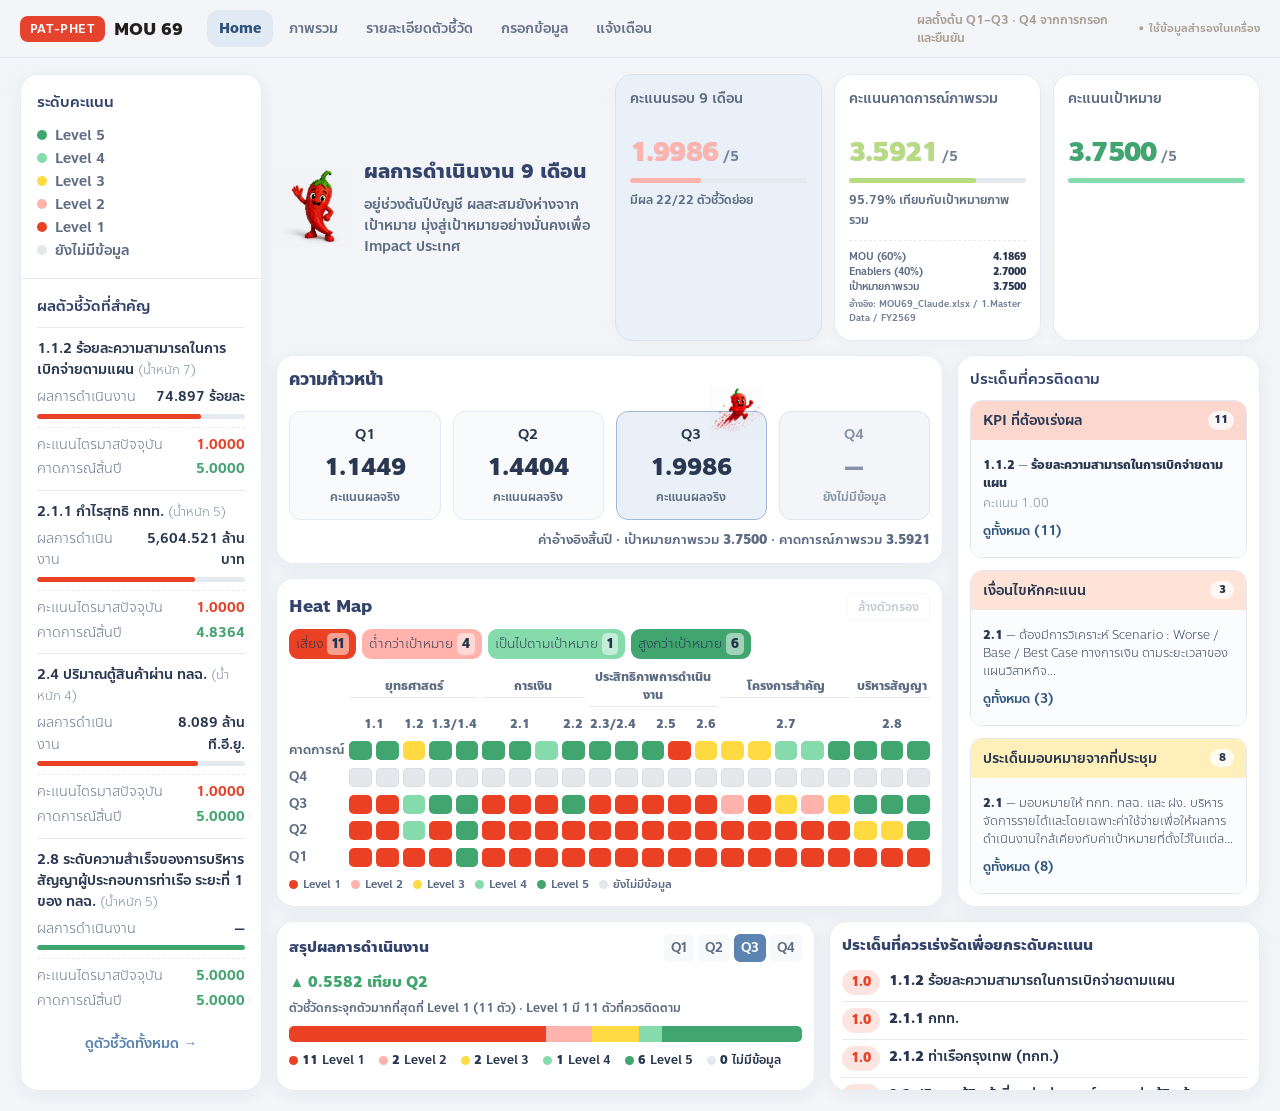
<file: index.html>
<!DOCTYPE html>
<html lang="th">
<head>
<meta charset="UTF-8">
<meta name="viewport" content="width=device-width, initial-scale=1.0">
<title>PAT-PHET | MOU 69 Dashboard</title>
<link rel="preconnect" href="https://fonts.googleapis.com">
<link rel="preconnect" href="https://fonts.gstatic.com" crossorigin>
<link href="https://fonts.googleapis.com/css2?family=Bai+Jamjuree:wght@500;600;700&family=Sarabun:wght@400;500;600;700&display=swap" rel="stylesheet">
<link rel="stylesheet" href="shared.css?v=20260915-q3parity">
<link rel="stylesheet" href="home.css?v=20260915-q3parity">
<link rel="stylesheet" href="reporting.css?v=20260915-q3parity">
<link rel="stylesheet" href="detail24.css?v=20260915-q3parity">
</head>
<body>

<header>
  <div class="logo"><span class="badge">PAT-PHET</span> MOU 69</div>
  <nav class="tabs">
    <button class="tab-btn active" onclick="switchTab('home',this)">Home</button>
    <button class="tab-btn" id="tabBtnOverview" onclick="switchTab('overview',this)">ภาพรวม</button>
    <button class="tab-btn" id="tabBtnDetail" onclick="switchTab('detail',this)">รายละเอียดตัวชี้วัด</button>
    <button class="tab-btn" id="tabBtnEntry" onclick="switchTab('entry',this)">กรอกข้อมูล</button>
    <button class="tab-btn" id="tabBtnAlerts" onclick="switchTab('alerts',this)">แจ้งเตือน</button>
  </nav>
  <div class="asof">ผลตั้งต้น Q1–Q3 · Q4 จากการกรอกและยืนยัน</div>
</header>

<main>
  <div id="page-home" class="page active"></div>
  <div id="page-overview" class="page"></div>
  <div id="page-detail" class="page"></div>
  <div id="page-entry" class="page"></div>
  <div id="page-alerts" class="page"></div>
</main>

<div id="quickDetailOverlay" onclick="if(event.target===this) closeQuickDetail()"></div>

<script src="mou_data.js?v=20260915-q3parity"></script>
<script src="q3_baseline.js?v=20260915-q3parity"></script>
<script src="engine.js?v=20260915-q3parity"></script>
<script src="entry_config.js?v=20260915-q3parity"></script>
<script src="entry_store.js?v=20260915-q3parity"></script>
<script src="alert_config.js?v=20260915-q3parity"></script>
<script src="alert_engine.js?v=20260915-q3parity"></script>
<script src="app.js?v=20260915-q3parity"></script>
<script src="entry.js?v=20260915-q3parity"></script>
<script src="alerts.js?v=20260915-q3parity"></script>
<script src="all_kpis.js?v=20260915-q3parity"></script>
<script src="monthly_june.js?v=20260915-q3parity"></script>
<script src="numeric_detail.js?v=20260915-q3parity"></script>
<script src="detail_pattern.js?v=20260915-q3parity"></script>
<script src="api_config.js?v=20260915-q3parity"></script>
<script src="api_client.js?v=20260915-q3parity"></script>
<script src="remote_data_adapter.js?v=20260915-q3parity"></script>
</body>
</html>
</file>
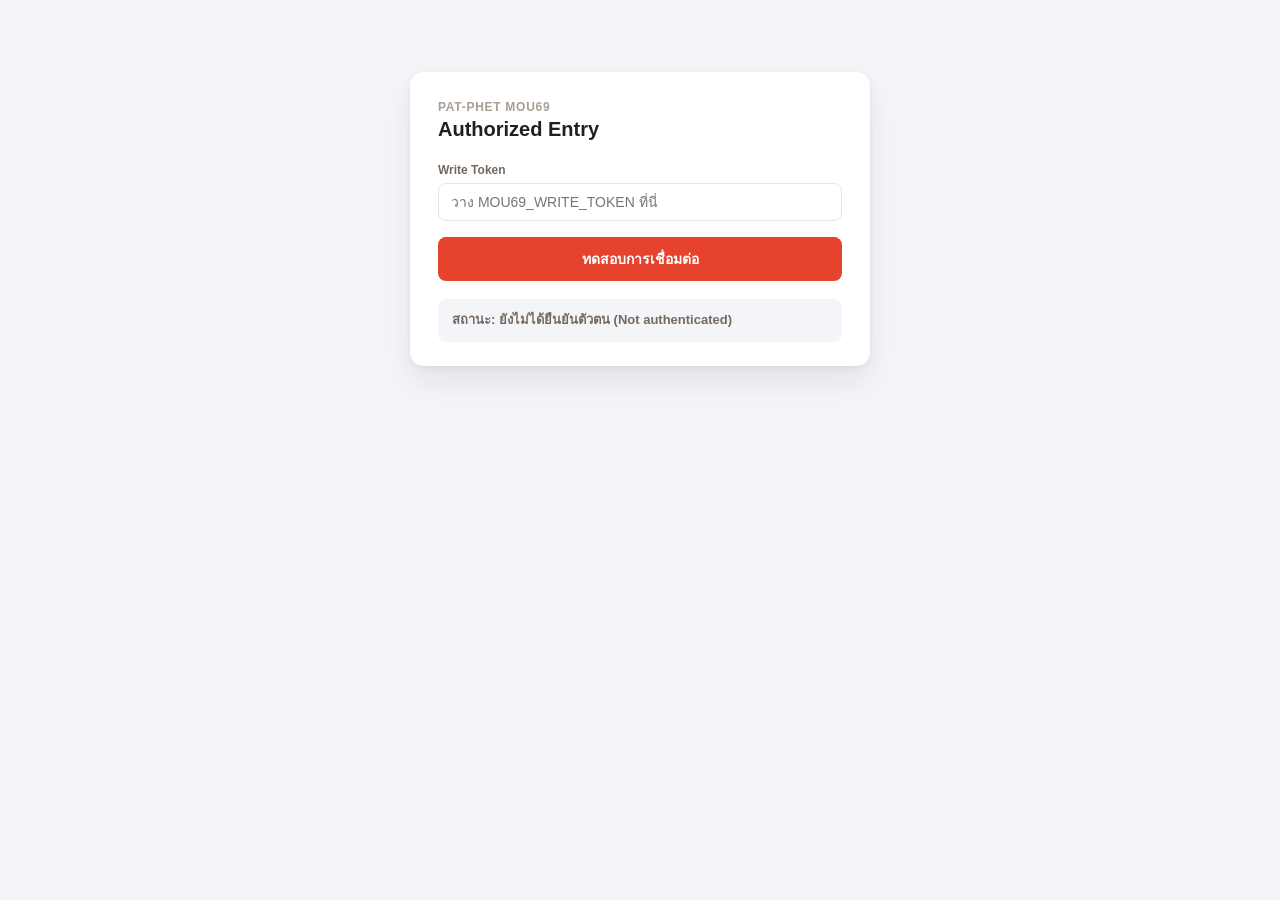
<file: apps_script/AuthorizedEntry.html>
<!--
  AuthorizedEntry.html — Step 5B-FINAL: minimal proof page for the "Authorized Entry" surface,
  served directly by this Apps Script Web App at ?view=authorized_entry (see Code.gs's doGet /
  renderAuthorizedEntry_). Opened directly by a human — never embedded in an iframe, never linked
  from the public GitHub Pages viewer (which stays strictly read-only; see api_client.js there).

  Because this page IS the Apps Script origin, it calls google.script.run directly — no CORS, no
  iframe bridge, no postMessage/MessageChannel, no hidden form, no writeStatus polling. All of
  that machinery (Steps 5B.1-5B.4) existed only because GitHub Pages is a different origin than
  Apps Script; that problem doesn't exist here.

  Scope discipline for this round: MINIMAL PROOF PAGE ONLY. A token field, a "ทดสอบการเชื่อมต่อ"
  (test connection) button that calls the existing writeSmokeTest action, and a plain-text result
  area. No real KPI entry form yet — that's a later step, and only after this proof is reviewed.

  Token handling: the human types their own MOU69_WRITE_TOKEN in here at runtime. Kept in a
  page-memory variable and (as a same-page-load convenience only) sessionStorage — NEVER
  localStorage, NEVER a URL/query string, NEVER written into this file's source, NEVER logged
  (no console.log of the token anywhere below). It travels to the server only as a
  google.script.run call argument — Apps Script transports that itself; this page never makes an
  HTTP request of its own. The actual authorization decision is 100% server-side, inside
  checkAuth_ (called from processWriteRequest_, via the existing bridgeWrite RPC — see Code.gs).
-->
<!DOCTYPE html>
<html>
<head>
<meta charset="utf-8">
<meta name="viewport" content="width=device-width, initial-scale=1">
<style>
  * { box-sizing: border-box; }
  body {
    font-family: -apple-system, 'Segoe UI', Arial, sans-serif;
    background: #f3f5f8; color: #241f1c; margin: 0; padding: 24px;
  }
  .card {
    max-width: 460px; margin: 48px auto; background: #fff; border-radius: 14px;
    box-shadow: 0 2px 6px rgba(36,31,28,0.06), 0 16px 32px rgba(36,31,28,0.08);
    padding: 28px 28px 24px;
  }
  .eyebrow { font-size: 12px; font-weight: 700; letter-spacing: .06em; text-transform: uppercase; color: #a99e93; margin: 0 0 4px; }
  h1 { font-size: 20px; margin: 0 0 22px; }
  label { display: block; font-size: 12px; font-weight: 600; color: #75695f; margin-bottom: 6px; }
  input[type=password] {
    width: 100%; padding: 10px 12px; border: 1px solid #eae5dc; border-radius: 8px;
    font-size: 14px; font-family: inherit; margin-bottom: 16px;
  }
  input[type=password]:focus { outline: none; border-color: #e6432f; }
  button {
    width: 100%; padding: 11px; border: none; border-radius: 8px;
    background: #e6432f; color: #fff; font-weight: 700; font-size: 14px;
    font-family: inherit; cursor: pointer;
  }
  button:disabled { opacity: .5; cursor: default; }
  .status {
    margin-top: 18px; padding: 11px 14px; border-radius: 8px;
    font-size: 13px; line-height: 1.6; font-weight: 600;
  }
  .status.idle { background: #f3f5f8; color: #75695f; }
  .status.testing { background: #fff4e8; color: #8a5a1a; }
  .status.ok { background: #eafaf1; color: #1f7d51; }
  .status.unauthorized, .status.error { background: #fdecec; color: #a5322b; }
  .result {
    margin-top: 12px; font-family: ui-monospace, SFMono-Regular, Menlo, monospace;
    font-size: 11.5px; white-space: pre-wrap; word-break: break-all;
    color: #75695f; background: #f8f6f2; border-radius: 8px; padding: 10px 12px;
  }
</style>
</head>
<body>
  <div class="card">
    <div class="eyebrow">PAT-PHET MOU69</div>
    <h1>Authorized Entry</h1>

    <label for="tokenInput">Write Token</label>
    <input type="password" id="tokenInput" autocomplete="off" placeholder="วาง MOU69_WRITE_TOKEN ที่นี่">

    <button id="testBtn" type="button">ทดสอบการเชื่อมต่อ</button>

    <div id="statusBox" class="status idle">สถานะ: ยังไม่ได้ยืนยันตัวตน (Not authenticated)</div>
    <div id="resultBox" class="result" style="display:none"></div>
  </div>

<script>
(function () {
  'use strict';

  // Same-page-load convenience only — this page's own sessionStorage, scoped to this Apps
  // Script origin. Never localStorage. Never logged (no console.log of the token, ever).
  var TOKEN_SESSION_KEY = 'mou69_authorized_entry_token';
  var tokenMemory = null;

  function getStoredToken() {
    try { return sessionStorage.getItem(TOKEN_SESSION_KEY); } catch (e) { return null; }
  }
  function storeToken(t) {
    tokenMemory = t || null;
    try {
      if (t) sessionStorage.setItem(TOKEN_SESSION_KEY, t);
      else sessionStorage.removeItem(TOKEN_SESSION_KEY);
    } catch (e) { /* private mode / quota — the in-memory copy still works for this page load */ }
  }

  var tokenInput = document.getElementById('tokenInput');
  var testBtn = document.getElementById('testBtn');
  var statusBox = document.getElementById('statusBox');
  var resultBox = document.getElementById('resultBox');

  var stored = getStoredToken();
  if (stored) { tokenInput.value = stored; tokenMemory = stored; }
  tokenInput.addEventListener('input', function () { storeToken(tokenInput.value); });

  function requestId() {
    if (typeof crypto !== 'undefined' && crypto.randomUUID) return crypto.randomUUID();
    return 'req_' + Date.now() + '_' + Math.random().toString(36).slice(2, 10);
  }

  function setStatus(kind, text) {
    statusBox.className = 'status ' + kind;
    statusBox.textContent = 'สถานะ: ' + text;
  }

  // Safe to display in full — processWriteRequest_'s response shape never contains the token
  // (checkAuth_ only ever returns true/false; nothing echoes the input back — see Code.gs §6).
  function showResult(obj) {
    resultBox.style.display = 'block';
    resultBox.textContent = JSON.stringify(obj, null, 2);
  }

  function handleResult(res) {
    testBtn.disabled = false;
    if (res && res.ok) {
      setStatus('ok', 'เชื่อมต่อสำเร็จ — Write API ทำงานได้ปกติ (Authorized)');
    } else if (res && res.code === 'UNAUTHORIZED') {
      setStatus('unauthorized', 'Token ไม่ถูกต้องหรือไม่ได้กรอก (Unauthorized)');
    } else {
      setStatus('error', ((res && res.message) || 'เกิดข้อผิดพลาดที่เซิร์ฟเวอร์') + ' (Error)');
    }
    showResult(res);
  }

  function handleFailure(err) {
    testBtn.disabled = false;
    setStatus('error', 'เรียก Apps Script ไม่สำเร็จ (Error)');
    showResult({ ok: false, message: String(err) });
  }

  testBtn.addEventListener('click', function () {
    var token = tokenInput.value.trim();
    storeToken(token);
    testBtn.disabled = true;
    resultBox.style.display = 'none';
    setStatus('testing', 'กำลังทดสอบ... (Testing...)');

    // Reuses the existing bridgeWrite(body) RPC (Step 5B.1) — no new server function. bridgeWrite
    // just calls processWriteRequest_(body||{}); nothing here duplicates that logic.
    google.script.run
      .withSuccessHandler(handleResult)
      .withFailureHandler(handleFailure)
      .bridgeWrite({
        action: 'writeSmokeTest',
        authToken: token,
        requestId: requestId(),
        actorName: 'AuthorizedEntry-smoke-test',
        clientInfo: 'AuthorizedEntry.html',
      });
  });
})();
</script>
</body>
</html>
</file>
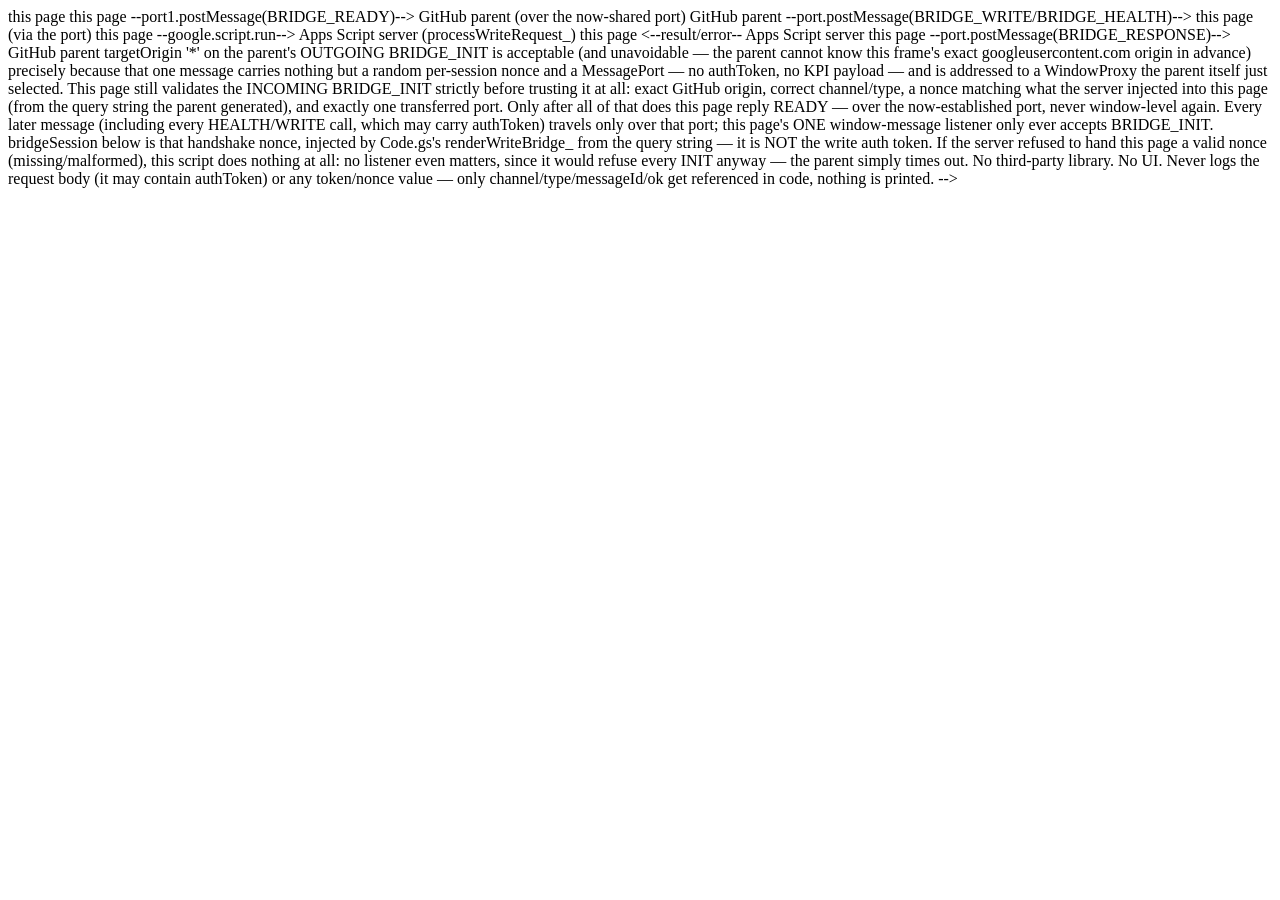
<file: apps_script/Bridge.html>
<!--
  Bridge.html — Step 5B.3 CORS-safe write transport (parent-initiated MessageChannel handshake).

  *** STEP 5B.4 UPDATE: NO LONGER USED BY THE FRONTEND. ***
  Production kept failing this transport even after 5B.3's fix ("dropping postMessage.. was from
  unexpected window", then BRIDGE_ERROR timeouts) — Apps Script's internal nested-frame structure
  isn't stable enough to rely on for direct frame discovery from a hidden iframe. api_client.js
  now uses a hidden HTML form POST + GET status polling instead (see its own STEP 5B.4 header
  comment, and apps_script/Code.gs's doPost/handleWriteStatus_). This file, and the
  bridgeWrite/bridgeHealth functions and ?view=write_bridge route in Code.gs it depends on, are
  left in place rather than deleted (avoids a destructive diff and preserves the history of what
  was tried) but are now dead code — nothing in the deployed dashboard calls any of it anymore.
  The rest of this comment block is kept as-is, describing the 5B.3 design that is no longer used.

  Served by Code.gs's doGet at ?view=write_bridge (HtmlService, XFrameOptionsMode.ALLOWALL so
  GitHub Pages can embed it in an iframe). This page has NO UI for a human — its only job is to
  relay two things between the GitHub Pages parent and the google.script.run RPC surface
  (bridgeWrite/bridgeHealth in Code.gs).

  Why the PARENT initiates (5B.3), not this page (5B.2's approach): Apps Script's HtmlService
  nests this page inside a script.google.com wrapper iframe, which itself contains the
  *.googleusercontent.com sandbox iframe this script really executes in. From inside that
  sandbox, window.top is NOT the GitHub page — it's the sandbox/wrapper itself — so
  `window.top.postMessage(..., 'https://pdee-hub.github.io', ...)` (5B.2) failed at the browser
  level with a target-origin mismatch before the message could even be sent. The GitHub parent,
  by contrast, CAN reach this exact frame directly: it reads the inner sandbox WindowProxy via
  `iframe.contentWindow.frames[0]` (a cross-origin object, but `.frames`/`.postMessage` are on
  the browser's own safe allowlist) and posts a message straight to it.

    GitHub parent --innerWindow.postMessage(BRIDGE_INIT, '*', [port2])--> this page
    this page --port1.postMessage(BRIDGE_READY)--> GitHub parent (over the now-shared port)
    GitHub parent --port.postMessage(BRIDGE_WRITE/BRIDGE_HEALTH)--> this page (via the port)
    this page --google.script.run--> Apps Script server (processWriteRequest_)
    this page <--result/error-- Apps Script server
    this page --port.postMessage(BRIDGE_RESPONSE)--> GitHub parent

  targetOrigin '*' on the parent's OUTGOING BRIDGE_INIT is acceptable (and unavoidable — the
  parent cannot know this frame's exact googleusercontent.com origin in advance) precisely
  because that one message carries nothing but a random per-session nonce and a MessagePort — no
  authToken, no KPI payload — and is addressed to a WindowProxy the parent itself just selected.
  This page still validates the INCOMING BRIDGE_INIT strictly before trusting it at all: exact
  GitHub origin, correct channel/type, a nonce matching what the server injected into this page
  (from the query string the parent generated), and exactly one transferred port. Only after all
  of that does this page reply READY — over the now-established port, never window-level again.
  Every later message (including every HEALTH/WRITE call, which may carry authToken) travels only
  over that port; this page's ONE window-message listener only ever accepts BRIDGE_INIT.

  bridgeSession below is that handshake nonce, injected by Code.gs's renderWriteBridge_ from the
  query string — it is NOT the write auth token. If the server refused to hand this page a valid
  nonce (missing/malformed), this script does nothing at all: no listener even matters, since it
  would refuse every INIT anyway — the parent simply times out.

  No third-party library. No UI. Never logs the request body (it may contain authToken) or any
  token/nonce value — only channel/type/messageId/ok get referenced in code, nothing is printed.
-->
<!DOCTYPE html>
<html>
<head><meta charset="utf-8"></head>
<body>
<script>
(function () {
  'use strict';
  var CHANNEL = 'MOU69_WRITE_BRIDGE';
  // The only origin this page ever accepts BRIDGE_INIT from — the dashboard's own GitHub Pages
  // origin, static and known, never derived from anything the message itself claims.
  var PARENT_ORIGIN = 'https://pdee-hub.github.io';
  var BRIDGE_SESSION = <?!= JSON.stringify(bridgeSession) ?>;

  if (!BRIDGE_SESSION) return; // server did not hand us a valid session nonce — stay silent

  var bridgePort = null;

  function respond(messageId, ok, result, errorCode, errorMessage) {
    if (!bridgePort) return;
    var msg = { channel: CHANNEL, type: 'BRIDGE_RESPONSE', bridgeSession: BRIDGE_SESSION, messageId: messageId, ok: ok };
    if (ok) msg.result = result;
    else msg.error = { code: errorCode || 'BRIDGE_ERROR', message: errorMessage || 'Bridge request failed.' };
    bridgePort.postMessage(msg);
  }

  // Steady-state RPC over the established port — never window-level postMessage.
  function handleRpc(event) {
    var data = event.data;
    if (!data || data.channel !== CHANNEL || data.bridgeSession !== BRIDGE_SESSION) return;

    if (data.type === 'BRIDGE_HEALTH') {
      google.script.run
        .withSuccessHandler(function (res) { respond(data.messageId, true, res); })
        .withFailureHandler(function () { respond(data.messageId, false, null, 'BRIDGE_ERROR', 'bridgeHealth call failed.'); })
        .bridgeHealth();
      return;
    }

    if (data.type === 'BRIDGE_WRITE') {
      // data.body may contain authToken — never logged, never echoed anywhere except forwarded
      // as-is to the server over google.script.run (which Google, not this page, transports).
      google.script.run
        .withSuccessHandler(function (res) { respond(data.messageId, true, res); })
        .withFailureHandler(function () { respond(data.messageId, false, null, 'BRIDGE_ERROR', 'bridgeWrite call failed.'); })
        .bridgeWrite(data.body);
      return;
    }
  }

  // The ONE window-level listener this page has. Accepts only BRIDGE_INIT, and only once all of:
  // exact GitHub origin, correct channel/type, matching session nonce, and exactly one
  // transferred MessagePort. Any single mismatch and the message is silently ignored.
  window.addEventListener('message', function (event) {
    if (bridgePort) return; // already handshaken — ignore a stray repeat INIT
    if (event.origin !== PARENT_ORIGIN) return;
    var data = event.data;
    if (!data || data.channel !== CHANNEL || data.type !== 'BRIDGE_INIT') return;
    if (data.bridgeSession !== BRIDGE_SESSION) return;
    if (!event.ports || event.ports.length !== 1) return;

    bridgePort = event.ports[0];
    bridgePort.onmessage = handleRpc;
    bridgePort.start();
    bridgePort.postMessage({ channel: CHANNEL, type: 'BRIDGE_READY', bridgeSession: BRIDGE_SESSION });
  }, false);
})();
</script>
</body>
</html>
</file>
<file: shared.css>
/* Shared components and page styles. */
:root { --pagebg: #f3f5f8; --surface: #ffffff; --surface-2: #f8f6f2; --ink: #241f1c; --ink-soft: #75695f; --ink-faint: #a99e93; --rule: #eae5dc; --chili: #e6432f; --chili-dark: #c22f1e; --on-chili: #ffffff; --amber: #e0982c; --level-1: #e6432f; --level-2: #ef8f76; --level-3: #e0982c; --level-4: #75b592; --level-5: #2f9163; --no-data: #e4e0d8; --bg: var(--pagebg); --card: var(--surface); --border: var(--rule); --text: var(--ink); --text2: var(--ink-soft); --text3: var(--ink-faint); --brand: var(--chili); --brand-dark: var(--chili-dark); --gold: var(--amber); --structural: var(--ink); --structural-soft: var(--ink-soft); --lv1: var(--level-1); --lv2: var(--level-2); --lv3: var(--level-3); --lv4: var(--level-4); --lv5: var(--level-5); --lv-none: var(--no-data); --radius: 14px; --radius-lg: 26px; --shadow: 0 2px 6px rgba(36,31,28,0.04),0 16px 32px rgba(36,31,28,0.07); --shadow-sm: 0 2px 8px rgba(36,31,28,0.05); --nav-active: #4f7cab; --nav-inactive-bg: #e7edf4; --nav-inactive-text: #5b7089; }
* { box-sizing: border-box; }
body { background: var(--bg); color: var(--text); margin: 0; font-size: 14px; font-variant-numeric: tabular-nums; }
header { background: var(--pagebg); border-bottom: none; box-shadow: none; padding: 18px 28px 10px; display: flex; align-items: center; gap: 16px; position: sticky; top: 0; z-index: 10; }
.logo { display: flex; align-items: center; gap: 9px; font-family: var(--font-display); font-weight: 700; color: var(--ink); font-size: 17px; }
.logo .badge { background: var(--brand); color: #fff; border-radius: 8px; padding: 4px 10px; font-family: var(--font-display); font-weight: 600; font-size: 12px; letter-spacing: .03em; }
.tabs { display: flex; gap: 8px; margin-left: 22px; }
.tab-btn { position: relative; border: none; background: var(--nav-inactive-bg); color: var(--nav-inactive-text); padding: 10px 20px; border-radius: 10px; cursor: pointer; font-size: 13.5px; font-family: inherit; font-weight: 600; transition: background 0.15s,color 0.15s; }
.tab-btn:hover { background: #dbe5ef; }
.tab-btn.active { background: var(--nav-active); color: #fff; font-weight: 700; }
.asof { margin-left: auto; color: var(--text3); font-size: 12px; }
main { max-width: 1720px; margin: 0 auto; padding: 24px 28px 56px; }
.page { display: none; }
.page.active { display: block; }
.card-title { font-family: var(--font-display); font-weight: 700; font-size: 15px; margin-bottom: 14px; color: var(--ink); }
.score-of { font-size: 13px; color: var(--text3); font-weight: 400; }
.table-wrap { overflow-x: auto; background: var(--card); border: 1px solid var(--border); border-radius: var(--radius); }
.ov-table { width: 100%; border-collapse: collapse; font-size: 12.5px; min-width: 900px; }
.ov-table th { text-align: left; padding: 10px; background: var(--bg); border-bottom: 2px solid var(--border); white-space: nowrap; }
.ov-table td { padding: 8px 10px; border-bottom: 1px solid var(--border); }
.ov-label { max-width: 260px; }
.lv-badge { color: #fff; border-radius: 10px; padding: 2px 8px; font-weight: 700; font-size: 11.5px; }
.stub-note { background: #fff4e8; border: 1px dashed #e8c99a; border-radius: 8px; padding: 24px; text-align: center; color: var(--text2); }
#quickDetailOverlay { display: none; position: fixed; inset: 0; background: rgba(36,28,24,0.45); z-index: 100; align-items: center; justify-content: center; }
#quickDetailOverlay.open { display: flex; }
.qd-modal { background: #fff; border-radius: var(--radius); width: 360px; max-width: 90vw; box-shadow: 0 8px 30px rgba(0,0,0,0.2); }
.qd-head { display: flex; justify-content: space-between; align-items: center; padding: 14px 16px; border-bottom: 1px solid var(--border); font-size: 14px; }
.qd-close { border: none; background: none; font-size: 20px; cursor: pointer; color: var(--text2); line-height: 1; }
.qd-body { padding: 14px 16px; }
.qd-row { display: flex; justify-content: space-between; padding: 6px 0; font-size: 13px; border-bottom: 1px solid var(--border); }
.qd-warn { background: #fff4e8; border: 1px solid #e8c99a; border-radius: 6px; padding: 8px; margin-top: 10px; font-size: 12px; color: #8a5a1a; }
.ovp-header { display: flex; align-items: center; gap: 14px; margin-bottom: 14px; }
.ovp-mascot { width: 54px; height: 54px; flex: 0 0 auto; }
.ovp-mascot img { width: 100%; height: 100%; object-fit: contain; }
.ovp-title-wrap { flex: 1; min-width: 0; }
.ovp-title { font-size: 22px; font-weight: 800; color: var(--brand); }
.ovp-subtitle { font-size: 12.5px; color: var(--text2); margin-top: 2px; }
.ovp-search { position: relative; flex: 0 0 260px; }
.ovp-search input { width: 100%; padding: 9px 12px 9px 32px; border: 1px solid var(--border); border-radius: 8px; font-family: inherit; font-size: 13px; background: #fff; }
.ovp-search::before { content: '🔍'; position: absolute; left: 10px; top: 50%; transform: translateY(-50%); font-size: 12px; opacity: 0.5; }
.ovp-quickchips { display: flex; flex-wrap: wrap; align-items: center; gap: 8px; margin-bottom: 12px; }
.ovp-chip { border: 1.5px solid var(--border); background: #fff; border-radius: 20px; padding: 7px 16px; font-family: inherit; font-size: 12.5px; font-weight: 600; cursor: pointer; display: flex; align-items: center; gap: 8px; color: var(--text2); }
.ovp-chip b { font-size: 13px; font-weight: 800; }
/* Same level-color dot convention as the Home legend (<i style="background:LV_COLORS[n]">) --
   the exact colors already used by badges/heat map elsewhere, not a new palette. */
.ovp-chip-dot { width: 9px; height: 9px; border-radius: 50%; display: inline-block; flex: 0 0 auto; }
.ovp-chip.active { border-color: var(--text); color: var(--text); background: #f2efe8; }
.ovp-chip.lv1 b { color: #8B0000; }
.ovp-chip.lv2 b { color: #c96a1f; }
.ovp-chip.lv3 b { color: #a5860a; }
.ovp-chip.lv45 b { color: #1f9d6f; }
.ovp-clearbtn { margin-left: auto; border: 1px solid var(--border); background: #fff; border-radius: 8px; padding: 8px 14px; cursor: pointer; font-size: 12.5px; font-family: inherit; color: var(--text2); }
.ovp-clearbtn:hover { background: #f2efe8; }
.ovp-filterbar { display: grid; grid-template-columns: repeat(4,1fr); gap: 10px; margin-bottom: 14px; }
.ovp-filterbar label { display: flex; flex-direction: column; gap: 4px; font-size: 11px; color: var(--text2); font-weight: 600; }
.ovp-filterbar select { padding: 8px 10px; border: 1px solid var(--border); border-radius: 8px; font-family: inherit; font-size: 12.5px; background: #fff; color: var(--text); }
.ovp-table-wrap { overflow-x: auto; background: var(--card); border: 1px solid var(--border); border-radius: 12px; box-shadow: var(--shadow); }
.ovp-table { border-collapse: collapse; font-size: 12.5px; width: 1560px; table-layout: fixed; }
/* Every header cell is centered regardless of its body alignment (KPI/name/narrative body stay
   left, numeric body stays right) -- explicit per the Executive Scan Table spec. The <colgroup>
   in renderOverview is the single column-width definition shared by thead and tbody. */
.ovp-table thead th { text-align: center; padding: 10px 10px; background: #f2efe8; border-bottom: 2px solid var(--border); font-size: 11px; color: var(--text2); font-weight: 700; overflow-wrap: break-word; }
/* Executive Scan Table: 1 KPI = 1 compact row (~60-80px), no narrative under the name anymore --
   summary/problem/next-action are their own clamped columns (see .ovp-narrative-*). */
.ovp-table tbody td { padding: 9px 10px; border-bottom: 1px solid var(--border); vertical-align: middle; }
.ovp-table tbody td.num { text-align: right; }
.ovp-row-main { background: #fff; }
.ovp-row-sub td:first-child { padding-left: 0; }
.ovp-row-sub { background: #fbfaf7; }
/* Expanded child (sub) rows read lighter than their parent -- thinner weight across the whole
   row, score badges included -- so the hierarchy (bold parent, light children) is visible at a
   glance, not just from indent. font-weight cascades to plain text (name/narrative/status/unit/
   result) automatically; the id <b> and the three score badges set their own weight and need an
   explicit override. */
.ovp-row-sub { font-weight: 300; font-size: 12px; }
.ovp-row-sub .ovp-id-cell b { font-weight: 400; font-size: 12px; }
.ovp-row-sub .ovp-badge,
.ovp-row-sub .ovp-badge-forecast,
.ovp-row-sub .ovp-badge-target { font-weight: 400; font-size: 12px; }
.ovp-row-sub .ovp-narrative-text,
.ovp-row-sub .ovp-status-txt { font-size: 12px; }
.ovp-row-hidden { display: none; }
.ovp-id-cell { display: flex; align-items: center; gap: 6px; white-space: nowrap; overflow: hidden; text-overflow: ellipsis; }
.ovp-caret { width: 16px; height: 16px; border: none; background: none; cursor: pointer; font-size: 10px; color: var(--text2); flex: 0 0 auto; display: flex; align-items: center; justify-content: center; transition: transform 0.15s; }
.ovp-caret.open { transform: rotate(90deg); }
.ovp-caret.spacer { visibility: hidden; }
.ovp-indent { display: inline-block; width: 14px; }
.ovp-name-cell { overflow-wrap: break-word; text-align: left; }
/* คะแนน / คาดการณ์ / Target are deliberately three different visual weights (see app.js
   ovpBadge/ovpForecastBadge/ovpTargetBadge) so they never read as "the same kind of score":
   คะแนน = solid fill (primary, current); คาดการณ์ = tinted outline (a projection, lighter
   weight); Target = neutral card (a reference value, never semantic red/green/yellow). */
.ovp-badge { color: #fff; border-radius: 10px; padding: 2px 9px; font-weight: 700; font-size: 11.5px; display: inline-block; min-width: 44px; text-align: center; }
.ovp-badge.empty { background: var(--lv-none); color: #6b615a; }
.ovp-badge-forecast { border: 1.5px solid; border-radius: 10px; padding: 1px 8px; font-weight: 700; font-size: 11.5px; display: inline-block; min-width: 44px; text-align: center; }
.ovp-badge-forecast.empty { border-color: var(--border); color: var(--text3); background: transparent; }
.ovp-badge-target { background: #f2efe8; border: 1px solid #d8d3c4; color: var(--text); border-radius: 10px; padding: 2px 9px; font-weight: 700; font-size: 11.5px; display: inline-block; min-width: 44px; text-align: center; }
.ovp-badge-target.empty { color: var(--text3); }
.ovp-narrative-cell { overflow-wrap: break-word; text-align: left; }
.ovp-narrative-text { display: -webkit-box; -webkit-line-clamp: 2; -webkit-box-orient: vertical; overflow: hidden; line-height: 1.5; font-size: 12px; color: var(--text2); }
/* Parent rows show a derived roll-up (counts/ids from real child scores), never child narrative
   text concatenated together -- kept visually distinct (italic) from a genuine leaf narrative. */
.ovp-rollup-text { font-style: italic; color: var(--text2); }
/* Centered to match the (centered) header above it -- a lone "—" or short status left-flush in a
   wider column visually read as "misaligned" against the centered "สถานะ" header, even though the
   underlying <td> boundary was already correct. */
/* display:flex directly on a <td> can make the browser miscompute that cell's row-box height
   independently of its siblings (the row divider then drifts out of sync with the rest of the
   row, worse the taller the narrative cells next to it get) -- flex lives on an inner wrapper
   instead, so the <td> itself stays a normal table-cell and the row's height/border is governed
   the same way as every other cell in the row. */
.ovp-status-cell { vertical-align: middle; }
.ovp-status-inner { display: flex; align-items: center; justify-content: center; gap: 6px; overflow: hidden; height: 100%; }
.ovp-status-txt { font-size: 11.5px; color: var(--text2); overflow-wrap: break-word; white-space: normal; }
.ovp-alert-flag { color: var(--brand); font-weight: 700; cursor: pointer; flex: 0 0 auto; }
.ovp-alert-none { color: var(--text3); }
.ovp-detail-btn { border: 1px solid var(--border); background: #fff; border-radius: 6px; padding: 4px 10px; font-size: 11px; cursor: pointer; font-family: inherit; color: var(--text2); }
.ovp-detail-btn:hover { background: #f2efe8; }
/* Overview-only compact detail control (Detail page keeps its own .ovp-detail-btn look/behavior
   in its child-KPI table -- see all_kpis.js -- untouched by this). */
.ovp-action-cell { text-align: center; }
.ovp-detail-icon { border: 1px solid var(--border); background: #fff; border-radius: 6px; width: 26px; height: 26px; line-height: 1; font-size: 15px; cursor: pointer; font-family: inherit; color: var(--text2); }
.ovp-detail-icon:hover { background: #f2efe8; color: var(--text); }
.ovp-empty-cell { color: var(--text3); }
.ovp-cell-na { color: var(--text3); font-style: italic; cursor: help; }
.ovp-cell-missing { color: var(--text3); cursor: help; }
.dtl-shell { display: grid; grid-template-columns: 240px 1fr 220px; gap: 14px; align-items: start; }
.dtl-sidebar { background: var(--card); border: 1px solid var(--border); border-radius: 12px; padding: 10px; box-shadow: var(--shadow); }
.dtl-sec-title { font-weight: 700; font-size: 12px; padding: 8px 6px; cursor: pointer; color: var(--text); }
.dtl-sec-body { padding-left: 2px; }
.dtl-node { padding: 5px 6px; font-size: 12px; cursor: pointer; border-radius: 6px; display: flex; align-items: center; gap: 6px; color: var(--text2); font-weight: 400; }
.dtl-node:hover { background: #f2efe8; }
.dtl-node.active { background: var(--brand); color: #fff; font-weight: 500; box-shadow: inset 3px 0 0 var(--brand); }
.dtl-node.dtl-node-child { font-weight: 300; color: var(--text3); }
.dtl-node.dtl-node-child.active { color: #fff; font-weight: 500; }
.dtl-node-label { flex: 1; overflow: hidden; text-overflow: ellipsis; white-space: nowrap; }
.dtl-node-id { font-weight: 400; }
.dtl-score-chip { font-size: 10px; border-radius: 8px; padding: 1px 6px; color: #fff; flex: 0 0 auto; }
.dtl-caret { width: 12px; display: inline-block; font-size: 9px; flex: 0 0 auto; }
.dtl-main { display: flex; flex-direction: column; gap: 14px; min-width: 0; }
.dtl-header-card { background: var(--card); border: 1px solid var(--border); border-radius: 12px; padding: 14px 16px; box-shadow: var(--shadow); }
.dtl-breadcrumb { font-size: 11.5px; color: var(--text3); margin-bottom: 6px; }
/* KPI Info box, made one level more prominent than the plain-white cards below it */
.dtl-header-card-lead { background: var(--bg); border-color: var(--border); }
.dtl-kpi-title-line { font-size: 17px; font-weight: 600; color: var(--text); margin-bottom: 10px; }
.dtl-h1 { font-size: 18px; font-weight: 800; color: var(--text); }
.dtl-id-badge { color: var(--brand); margin-right: 6px; }
.dtl-meta-grid { display: grid; grid-template-columns: repeat(4,1fr); gap: 10px; margin-top: 12px; }
.dtl-meta-item { font-size: 11px; color: var(--text2); }
.dtl-meta-item b { display: block; font-size: 12.5px; color: var(--text); font-weight: 700; margin-top: 2px; }
.dtl-quarter-tabs { display: flex; gap: 6px; margin-top: 10px; flex-wrap: wrap; }
.dtl-qbtn { border: 1px solid var(--border); background: #fff; border-radius: 6px; padding: 5px 12px; font-size: 12px; cursor: pointer; font-family: inherit; color: var(--text2); }
.dtl-qbtn.active { background: var(--brand); color: #fff; border-color: var(--brand); }
.dtl-qbtn.disabled { opacity: 0.45; cursor: not-allowed; }

/* Quarter Switcher -- a navigation strip (underline tabs), never 4 boxed buttons */
.dtl-qswitcher { display: flex; gap: 10px; }
.dtl-qswitch-btn { border: 1.5px solid var(--border); background: var(--card); border-radius: 999px; padding: 8px 22px; cursor: pointer; font-family: inherit; font-size: 13.5px; font-weight: 500; color: var(--text2); transition: background .15s, color .15s, border-color .15s; }
.dtl-qswitch-btn:hover { background: var(--bg); border-color: var(--text3); }
.dtl-qswitch-btn.active { background: var(--brand); border-color: var(--brand); color: #fff; font-weight: 600; }
.dtl-qswitch-btn.empty { opacity: 0.5; }

.dtl-cards { display: grid; grid-template-columns: repeat(4,1fr); gap: 12px; }
.dtl-card { background: var(--card); border: 1px solid var(--border); border-left: 4px solid var(--border); border-radius: 12px; padding: 14px; box-shadow: var(--shadow); }

/* KPI Information Header -- ONE box, label:value rows. Labels carry the weight; values stay
   Regular 400 (brief Round-4 §2) -- including the id/name row, which is only larger in SIZE. */
.dtl-info-rows { display: flex; flex-direction: column; gap: 9px; margin-top: 8px; }
.dtl-info-row { display: flex; flex-wrap: wrap; gap: 8px; align-items: baseline; }
.dtl-info-row.split { gap: 32px; }
.dtl-info-pair { display: flex; gap: 8px; align-items: baseline; }
.dtl-info-label { font-size: 13px; font-weight: 500; color: var(--text2); flex: 0 0 auto; }
.dtl-info-val { font-size: 14px; font-weight: 400; color: var(--text); }

/* 3-column metrics -- one flat region, thin rules only, never 3 cards */
.dtl-metrics-row { display: grid; grid-template-columns: 1fr 1fr 1fr; text-align: center; padding: 16px 0; border-top: 1px solid var(--border); border-bottom: 1px solid var(--border); }
.dtl-metric-col { position: relative; padding: 0 10px; }
.dtl-metric-col + .dtl-metric-col::before { content: ''; position: absolute; left: 0; top: 4px; bottom: 4px; width: 1px; background: var(--border); }
.dtl-metric-label { font-size: 11.5px; font-weight: 500; color: var(--text2); margin-bottom: 6px; }
.dtl-metric-val { font-size: 22px; font-weight: 600; color: var(--text); font-variant-numeric: tabular-nums; }
.dtl-metric-unit { font-size: 12px; font-weight: 400; color: var(--text2); }
.dtl-metric-sub { margin-top: 6px; font-size: 11.5px; color: var(--text2); }
.dtl-metric-sub b { font-weight: 700; font-variant-numeric: tabular-nums; }

/* Flowing sections (Performance Bar, Monthly Trend) -- no card shell, just a plain heading */
.dtl-flow-section { padding-top: 4px; }
.dtl-flow-title { font-size: 13px; font-weight: 600; color: var(--text); margin-bottom: 12px; }

/* Bullet-style Performance Bar -- one axis: MOU thresholds + forecast, not time/% */
.dtl-bullet-track { position: relative; height: 8px; background: var(--bg); border-radius: 4px; margin: 10px 6px 24px; }
.dtl-bullet-fill { position: absolute; inset: 0 auto 0 0; height: 100%; border-radius: 4px; transition: width 0.3s, background 0.3s; }
.dtl-bullet-caption { font-size: 11px; font-weight: 300; color: var(--text3); }

/* Scoring-criteria reference chips, right under the bar -- not interactive, not colored per level */
.dtl-criteria-label { font-size: 11px; font-weight: 500; color: var(--text2); margin-top: 16px; margin-bottom: 6px; }
.dtl-criteria-chips { display: flex; flex-wrap: wrap; gap: 8px; }
.dtl-chip { display: inline-flex; align-items: center; padding: 5px 12px; border-radius: 999px; border: 1px solid var(--border); background: var(--bg); font-size: 11.5px; font-weight: 400; color: var(--text2); }
.dtl-chip.lv5 { background: #fff; border-color: var(--text3); font-weight: 600; color: var(--text); }

/* Monthly line/dot trend -- replaces the 9-bar grid entirely */

/* Observation -- text block with a thin accent line, never a boxed card */
.dtl-observation { border-left: 3px solid var(--brand); padding: 2px 0 2px 14px; }
.dtl-observation-title { font-size: 11px; font-weight: 500; color: var(--text2); margin-bottom: 4px; }
.dtl-card-label { font-size: 11.5px; font-weight: 700; margin-bottom: 6px; }
.dtl-card-val { font-size: 20px; font-weight: 800; font-variant-numeric: tabular-nums; }
.dtl-card-sub { font-size: 10.5px; margin-top: 4px; opacity: 0.85; }
.dtl-section-card { background: var(--card); border: 1px solid var(--border); border-radius: 12px; padding: 14px 16px; box-shadow: var(--shadow); }
.dtl-cumulative-note { margin-top: 10px; font-size: 11.5px; color: var(--text2); border-top: 1px dashed var(--border); padding-top: 8px; }
.dtl-qtable { width: 100%; border-collapse: collapse; font-size: 12px; margin-top: 8px; font-variant-numeric: tabular-nums; }
.dtl-qtable th { text-align: left; padding: 6px 8px; background: var(--bg); border-bottom: 2px solid var(--border); font-size: 10.5px; color: var(--text2); font-weight: 500; }
.dtl-qtable td { padding: 6px 8px; border-bottom: 1px solid var(--border); font-weight: 400; }
.dtl-qtable tr.current-q { background: var(--bg); box-shadow: inset 3px 0 0 var(--brand); }
.dtl-qtable tr.current-q td:first-child { font-weight: 500; }
.dtl-forecast-row { margin-top: 10px; display: flex; gap: 16px; flex-wrap: wrap; align-items: center; font-size: 12px; background: var(--bg); border-radius: 8px; padding: 8px 12px; }
.dtl-support-grid { display: grid; grid-template-columns: 1fr 1fr; gap: 14px; }
.dtl-support-item { margin-bottom: 4px; }
.dtl-support-label { font-size: 11px; font-weight: 700; color: var(--text2); margin-bottom: 3px; }
.dtl-support-val { font-size: 12px; color: var(--text); }
.dtl-support-val.empty { color: var(--text3); font-style: italic; }
.dtl-criteria-table { width: 100%; border-collapse: collapse; font-size: 11.5px; margin-top: 4px; }
.dtl-criteria-table td { padding: 4px 6px; border-bottom: 1px solid var(--border); text-align: center; }
.dtl-criteria-table th { padding: 4px 6px; border-bottom: 1px solid var(--border); text-align: center; }
.dtl-page-title { font-size: 20px; font-weight: 800; color: var(--brand); margin-bottom: 2px; }

.dtl-monthly-mini-unit { font-size: 10px; font-weight: 300; opacity: 0.8; }

/* Monthly data -- always 12 equal columns so the layout never reflows across quarters */
.dtl-monthly-grid { display: grid; grid-template-columns: repeat(12, minmax(0,1fr)); gap: 4px; text-align: center; }
.dtl-monthly-cell { text-align: center; }
.dtl-monthly-month { display: block; width: 100%; font-size: 10.5px; font-weight: 400; color: var(--text3); text-align: center; }
.dtl-monthly-val { display: block; width: 100%; font-size: 8px; font-weight: 400; color: var(--text); font-variant-numeric: tabular-nums; text-align: center; margin-top: 3px; }

.dtl-trend-text { font-size: 13px; color: var(--text); line-height: 1.6; }
.dtl-owners { display: flex; flex-direction: column; gap: 12px; }
.dtl-owner-card { background: var(--card); border: 1px solid var(--border); border-radius: 12px; padding: 12px; box-shadow: var(--shadow); display: flex; flex-direction: column; gap: 10px; }
.dtl-owner-role { font-size: 10.5px; color: var(--text2); font-weight: 700; }
.dtl-owner-people { display: flex; flex-direction: column; gap: 8px; }
.dtl-person { display: flex; align-items: center; gap: 8px; }
.dtl-owner-name { font-size: 12px; color: var(--text); font-weight: 400; }
.dtl-owner-card.primary { border-color: var(--brand); background: #fdf3f1; }
.dtl-owner-card.primary .dtl-owner-role { color: var(--brand); font-size: 11.5px; }
.dtl-owner-card.primary .dtl-owner-name { font-size: 13.5px; font-weight: 700; }
.dtl-owner-card.secondary .dtl-owner-name { font-weight: 600; }
.dtl-owner-card.compact { padding: 10px; }
.dtl-owner-card.compact .dtl-owner-name { font-size: 11.5px; }
.dtl-owner-card.compact .dtl-avatar { width: 26px; height: 26px; }
.dtl-avatar { width: 34px; height: 34px; border-radius: 50%; display: flex; align-items: center; justify-content: center; flex: 0 0 auto; }
.dtl-avatar-icon { width: 58%; height: 58%; }
.dtl-owner-card.primary .dtl-avatar { width: 40px; height: 40px; }
.entry-header-card { background: var(--card); border: 1px solid var(--border); border-radius: 12px; padding: 14px 16px; box-shadow: var(--shadow); margin-bottom: 14px; }
.entry-header-row { display: flex; align-items: center; justify-content: space-between; gap: 14px; flex-wrap: wrap; }
.entry-header-sub { font-size: 12px; color: var(--text2); margin-top: 2px; }
.entry-header-right { display: flex; align-items: center; gap: 12px; }
.entry-progress-badge { background: var(--bg); border: 1px solid var(--border); border-radius: 10px; padding: 6px 12px; font-weight: 800; font-size: 15px; color: var(--brand); white-space: nowrap; }
.entry-progress-badge span { display: block; font-size: 9.5px; font-weight: 600; color: var(--text2); }
.entry-role-toggle { display: flex; border: 1px solid var(--border); border-radius: 8px; overflow: hidden; }
.entry-role-toggle button { border: none; background: #fff; padding: 7px 12px; font-size: 12px; cursor: pointer; font-family: inherit; color: var(--text2); }
.entry-role-toggle button.active { background: var(--brand); color: #fff; font-weight: 700; }
/* Step 5A — quarter switcher (Section 4): neutral/soft gray-blue by default, no red anywhere. */
.entry-quarter-switcher { display: flex; gap: 8px; margin-top: 12px; flex-wrap: wrap; }
.entry-qsw-btn { display: flex; flex-direction: column; align-items: center; gap: 2px; border: 1px solid var(--border); background: #fff; border-radius: 10px; padding: 7px 16px; cursor: pointer; font-family: inherit; }
.entry-qsw-btn .entry-qsw-label { font-size: 13px; font-weight: 700; color: var(--text); }
.entry-qsw-btn .entry-qsw-status { font-size: 10px; font-weight: 600; color: var(--nav-inactive-text); }
.entry-qsw-btn.st-historical { background: var(--nav-inactive-bg); }
.entry-qsw-btn.st-locked .entry-qsw-status { color: #1f7d51; }
.entry-qsw-btn.st-locked { background: #eafaf1; border-color: #cdeadb; }
.entry-qsw-btn.st-not_open { background: var(--nav-inactive-bg); }
.entry-qsw-btn.active { border-color: var(--nav-active); box-shadow: 0 0 0 1px var(--nav-active) inset; }
.entry-quarter-unavailable { color: var(--text2); }
.entry-subnav { display: flex; gap: 6px; margin-top: 12px; padding-top: 12px; border-top: 1px solid var(--border); flex-wrap: wrap; }
.entry-subnav button { border: 1px solid var(--border); background: #fff; border-radius: 8px; padding: 7px 14px; font-size: 12.5px; cursor: pointer; font-family: inherit; color: var(--text2); }
.entry-subnav button.active { background: #fdecec; border-color: var(--brand); color: var(--brand); font-weight: 700; }
.entry-reset-btn { margin-left: auto; color: var(--brand)!important; }
.entry-shell { display: grid; grid-template-columns: 230px 1fr 300px; gap: 14px; align-items: start; }
.entry-kpilist { display: flex; flex-direction: column; gap: 6px; background: var(--card); border: 1px solid var(--border); border-radius: 12px; padding: 10px; box-shadow: var(--shadow); }
.entry-kpi-item { display: flex; align-items: flex-start; gap: 8px; padding: 9px 8px; border-radius: 8px; cursor: pointer; }
.entry-kpi-item:hover { background: #f2efe8; }
.entry-kpi-item.active { background: var(--brand); color: #fff; }
.entry-kpi-item.active .entry-kpi-item-label { color: #fff; }
.entry-kpi-item.active .entry-kpi-item-id { color: #fff; }
.entry-kpi-item-id { font-size: 11px; font-weight: 700; color: var(--text2); }
.entry-kpi-item-label { font-size: 12px; color: var(--text); line-height: 1.3; margin-top: 1px; }
.entry-status-icon { flex: 0 0 auto; width: 18px; height: 18px; border-radius: 50%; display: flex; align-items: center; justify-content: center; font-size: 12px; font-weight: 800; border: 1.5px solid var(--border); color: var(--text2); }
.entry-status-icon.st-not_started { color: var(--text3); border-color: var(--border); }
.entry-status-icon.st-pending { color: #b8862f; border-color: #e8c99a; background: #fff4e8; }
.entry-status-icon.st-confirmed { color: #fff; background: var(--lv5); border-color: var(--lv5); }
.entry-status-icon.st-needs_review { color: #fff; background: var(--brand); border-color: var(--brand); }
.entry-legend { margin-top: 10px; padding: 10px; background: var(--card); border: 1px solid var(--border); border-radius: 12px; display: flex; flex-direction: column; gap: 6px; font-size: 11px; color: var(--text2); }
.entry-legend div { display: flex; align-items: center; gap: 6px; }
.entry-center { display: flex; flex-direction: column; gap: 12px; min-width: 0; }
.entry-type-chip { font-size: 10.5px; font-weight: 700; background: #eaf1fb; color: #2a5ca8; border-radius: 8px; padding: 2px 8px; margin-left: 6px; vertical-align: middle; }
.entry-type-chip.plan { background: #eafaf1; color: #1f7d51; }
.entry-meta-line { font-size: 11.5px; color: var(--text2); margin-bottom: 8px; }
.entry-todo-note { background: #fff4e8; border: 1px dashed #e8c99a; border-radius: 8px; padding: 8px 10px; font-size: 11.5px; color: #8a5a1a; margin-bottom: 10px; }
.entry-locked-banner { background: #eafaf1; border: 1px solid #cdeadb; border-radius: 8px; padding: 8px 12px; font-size: 11.5px; font-weight: 600; color: #1f7d51; margin-top: 10px; display: flex; align-items: center; gap: 7px; }
.entry-locked-dot { color: var(--lv5); font-size: 9px; line-height: 1; }
.entry-field-row { display: flex; align-items: center; gap: 10px; padding: 6px 0; }
.entry-field-row.col { flex-direction: column; align-items: stretch; gap: 5px; }
.entry-field-row label { font-size: 12px; color: var(--text2); font-weight: 600; flex: 0 0 180px; }
.entry-field-row.col label { flex: none; }
.entry-input { font-family: inherit; font-size: 13px; padding: 8px 10px; border: 1px solid var(--border); border-radius: 8px; background: #fff; color: var(--text); flex: 1; min-width: 0; }
.entry-input:disabled { background: var(--bg); color: var(--text3); }
textarea.entry-input { resize: vertical; }
.entry-btn-row { display: flex; gap: 8px; margin-top: 12px; flex-wrap: wrap; }
.entry-btn { font-family: inherit; font-size: 12.5px; font-weight: 700; border-radius: 8px; padding: 9px 16px; cursor: pointer; border: 1px solid transparent; }
.entry-btn.primary { background: var(--brand); color: #fff; }
.entry-btn.secondary { background: var(--bg); border-color: var(--border); color: var(--text); }
.entry-btn.ghost { background: #fff; border-color: var(--border); color: var(--text2); }
.entry-btn.small { padding: 6px 10px; font-size: 11.5px; }
.entry-btn:disabled { opacity: 0.4; cursor: not-allowed; }
.entry-validate-box { margin-top: 10px; border-radius: 8px; padding: 9px 12px; font-size: 12px; line-height: 1.6; }
.entry-validate-box.ok { background: #eafaf1; color: #1f7d51; border: 1px solid #a9e0c0; }
.entry-validate-box.bad { background: #fdecec; color: #a5322b; border: 1px solid #f0b3b3; }
.entry-validate-box.warn { background: #fff4e8; color: #8a5a1a; border: 1px solid #e8c99a; }
.entry-parent-banner { display: flex; align-items: center; justify-content: space-between; background: var(--card); border: 1px solid var(--border); border-radius: 12px; padding: 12px 16px; box-shadow: var(--shadow); font-size: 13px; font-weight: 600; }
.entry-parent-score { font-size: 20px; font-weight: 800; }
.entry-project-pills { display: flex; flex-wrap: wrap; gap: 6px; margin-top: 4px; }
.entry-project-pill { display: flex; align-items: center; gap: 5px; border: 1px solid var(--border); background: #fff; border-radius: 20px; padding: 5px 12px; font-size: 11.5px; cursor: pointer; font-family: inherit; color: var(--text2); }
.entry-project-pill.active { border-color: var(--brand); color: var(--brand); background: #fdf3f1; font-weight: 700; }
.entry-suggest-box { background: #f5f9ff; border: 1px solid #cfe0f5; border-radius: 8px; padding: 9px 12px; font-size: 11.5px; color: #2a5ca8; margin-top: 8px; }
.entry-suggest-title { font-weight: 700; margin-bottom: 4px; }
.entry-suggest-row { padding: 2px 0; }
.entry-suggest-snip { color: var(--text2); font-style: italic; }
.entry-evidence-chip { display: flex; align-items: center; gap: 8px; background: var(--bg); border: 1px solid var(--border); border-radius: 8px; padding: 6px 10px; font-size: 11.5px; margin-bottom: 6px; }
.entry-evidence-chip a { color: var(--brand); text-decoration: none; font-weight: 600; }
.entry-evidence-type { color: var(--text3); font-size: 10.5px; }
.entry-evidence-del { margin-left: auto; border: none; background: none; color: var(--text3); cursor: pointer; font-size: 14px; }
.entry-evidence-form { display: grid; grid-template-columns: 1fr 1.3fr 130px auto; gap: 6px; margin-top: 4px; }
.entry-empty-note { color: var(--text3); font-size: 11.5px; font-style: italic; padding: 4px 0; }
.entry-plan-status { margin-top: 10px; font-size: 12px; color: var(--text2); }
.entry-preview-row { display: flex; justify-content: space-between; align-items: center; padding: 5px 0; font-size: 12px; color: var(--text2); border-bottom: 1px dashed var(--border); }
.entry-preview-row:last-child { border-bottom: none; }
.entry-preview-row b { color: var(--text); font-size: 13px; }
.entry-criteria-note { margin-top: 8px; font-size: 11px; color: #8a5a1a; background: #fff4e8; border-radius: 6px; padding: 6px 8px; }
.entry-mgmt-badge { margin-top: 10px; border-radius: 8px; padding: 7px 10px; font-size: 11.5px; font-weight: 700; text-align: center; }
.entry-mgmt-badge.tone-ok { background: #eafaf1; color: #1f7d51; }
.entry-mgmt-badge.tone-watch { background: #fff4e8; color: #8a5a1a; }
.entry-mgmt-badge.tone-risk { background: #fdecec; color: #a5322b; }
.entry-mgmt-badge.tone-muted { background: var(--bg); color: var(--text2); }
.entry-note-small { font-size: 10.5px; color: var(--text3); margin-top: 8px; line-height: 1.5; }
.entry-pending-card { border-left: 3px solid #b8862f; }
.entry-pending-grid { display: grid; grid-template-columns: 1fr 1fr; gap: 10px; margin-top: 8px; }
.entry-crit-grid { display: grid; grid-template-columns: repeat(5,1fr); gap: 8px; }
.entry-toast { display: none; position: fixed; bottom: 20px; left: 50%; transform: translateX(-50%); background: var(--text); color: #fff; padding: 10px 18px; border-radius: 8px; font-size: 12.5px; box-shadow: 0 4px 16px rgba(0,0,0,0.2); z-index: 200; }
@media (max-width:1100px) {
  .entry-shell { grid-template-columns: 1fr; }
}
.entry-framework-card { border-left: 3px solid var(--gold); }
.entry-framework-amount { font-size: 26px; font-weight: 800; color: var(--brand); }
.entry-framework-amount span { font-size: 13px; font-weight: 600; color: var(--text2); margin-left: 4px; }
.entry-framework-meta { font-size: 11.5px; color: var(--text2); margin-top: 2px; }
.entry-framework-source { font-size: 11px; color: var(--text3); margin-top: 4px; font-style: italic; }
.entry-framework-history { margin-top: 12px; font-size: 12px; color: var(--text2); }
.entry-framework-history summary { cursor: pointer; font-weight: 700; color: var(--text); }
.entry-revision-form { margin-top: 10px; padding: 12px; background: var(--bg); border: 1px dashed var(--border); border-radius: 8px; }
.entry-raw-table { width: 100%; border-collapse: collapse; font-size: 12.5px; margin-top: 8px; }
.entry-raw-table th { text-align: left; padding: 6px 8px; background: var(--bg); border-bottom: 2px solid var(--border); font-size: 10.5px; color: var(--text2); }
.entry-raw-table td { padding: 5px 8px; border-bottom: 1px solid var(--border); }
.entry-raw-table input { width: 100%; }
.entry-actionplan-card { border-left: 3px solid #2a5ca8; }
.entry-timeline { display: flex; flex-direction: column; gap: 8px; margin-top: 8px; }
.entry-timeline.compact { gap: 4px; }
.entry-timeline-row { display: grid; grid-template-columns: 44px 90px 1fr; gap: 10px; align-items: center; font-size: 12px; }
.entry-timeline-pct { font-weight: 700; color: var(--brand); text-align: right; }
.entry-timeline-bar-wrap { height: 10px; background: var(--bg); border-radius: 5px; overflow: hidden; }
.entry-timeline-bar { height: 100%; background: #2a5ca8; }
.entry-timeline-label { color: var(--text); }
.entry-unspecified { color: var(--text3); font-style: italic; font-size: 10.5px; }
.entry-issue-block { margin-top: 6px; padding-top: 8px; border-top: 1px dashed var(--border); }
.entry-plan-strip { display: flex; flex-direction: column; gap: 4px; margin-top: 8px; }
.entry-plan-qgroup { border: 1px solid var(--border); border-radius: 8px; overflow: hidden; background: #fff; }
.entry-plan-qgroup.open { border-color: #2a5ca8; }
.entry-plan-qhead { width: 100%; display: flex; align-items: center; gap: 10px; padding: 8px 10px; border: none; background: none; cursor: pointer; font-family: inherit; text-align: left; }
.entry-plan-qhead:hover { background: var(--bg); }
.entry-plan-qlabel { font-weight: 700; font-size: 12px; color: var(--text); flex: 0 0 auto; width: 64px; }
.entry-plan-qmonths { flex: 1; display: flex; gap: 6px; flex-wrap: wrap; }
.entry-plan-mchip { font-size: 10.5px; color: var(--text3); background: var(--bg); border-radius: 10px; padding: 2px 8px; }
.entry-plan-mchip.has-data { color: #2a5ca8; background: #eaf1fb; font-weight: 600; }
.entry-plan-mchip.revised { color: #8a5a1a; background: #fff4e8; }
.entry-plan-qcaret { font-size: 10px; color: var(--text3); flex: 0 0 auto; }
.entry-plan-qbody { display: grid; grid-template-columns: repeat(3,1fr); gap: 8px; padding: 0 10px 10px; }
.entry-plan-monthcard { background: var(--bg); border-radius: 8px; padding: 8px 10px; font-size: 11.5px; }
.entry-plan-monthcard.revised { background: #fff4e8; }
.entry-plan-monthcard.empty { opacity: 0.7; }
.entry-plan-monthname { font-weight: 700; color: var(--text); margin-bottom: 4px; }
.entry-plan-monthrow { display: flex; justify-content: space-between; gap: 8px; padding: 2px 0; color: var(--text2); }
.entry-plan-monthrow b { color: var(--text); text-align: right; }
.entry-plan-monthnote { margin-top: 4px; font-size: 10px; color: var(--text3); font-style: italic; }
.entry-plan-thismonth { display: flex; gap: 20px; flex-wrap: wrap; background: #eaf1fb; border-radius: 8px; padding: 8px 12px; margin: 8px 0; font-size: 11.5px; }
.entry-plan-thismonth.empty { background: var(--bg); }
.entry-plan-thismonth > div { display: flex; flex-direction: column; gap: 2px; }
.entry-plan-thismonth span { color: var(--text2); font-size: 10.5px; }
.entry-plan-thismonth b { color: #2a5ca8; }
@media (max-width:900px) {
  .entry-plan-qbody { grid-template-columns: 1fr; }
}
.alert-header-card { background: var(--card); border: 1px solid var(--border); border-radius: 12px; padding: 14px 16px; box-shadow: var(--shadow); margin-bottom: 14px; }
.alert-summary-row { display: flex; gap: 10px; margin-top: 12px; flex-wrap: wrap; }
.alert-summary-card { flex: 1; min-width: 140px; border: 1.5px solid var(--border); background: #fff; border-radius: 10px; padding: 10px 14px; cursor: pointer; font-family: inherit; text-align: left; }
.alert-summary-card.tone-red { border-color: #f0b3b3; }
.alert-summary-card.tone-orange { border-color: #eec9a0; }
.alert-summary-card.tone-yellow { border-color: #e8d488; }
.alert-summary-card.active { box-shadow: 0 0 0 2px rgba(0,0,0,0.06) inset; }
.alert-summary-card.tone-red .alert-summary-count { color: #c0392b; }
.alert-summary-card.tone-orange .alert-summary-count { color: #b5651d; }
.alert-summary-card.tone-yellow .alert-summary-count { color: #8a6d1a; }
.alert-summary-count { font-size: 22px; font-weight: 800; }
.alert-summary-label { font-size: 11.5px; color: var(--text2); font-weight: 600; margin-top: 2px; }
.alert-subtle { font-size: 11px; color: var(--text3); margin-top: 10px; }
.alert-filterbar { display: flex; align-items: center; gap: 6px; margin-top: 10px; flex-wrap: wrap; }
.entry-subnav-btn { border: 1px solid var(--border); background: #fff; border-radius: 8px; padding: 6px 12px; font-size: 12px; cursor: pointer; font-family: inherit; color: var(--text2); }
.entry-subnav-btn.active { background: #fdecec; border-color: var(--brand); color: var(--brand); font-weight: 700; }
.alert-filter-sep { width: 1px; height: 18px; background: var(--border); margin: 0 4px; }
.alert-empty-card { background: var(--card); border: 1px dashed var(--border); border-radius: 12px; padding: 36px 20px; text-align: center; }
.alert-empty-title { font-weight: 700; font-size: 14px; color: var(--text); margin-bottom: 6px; }
.alert-empty-body { font-size: 12.5px; color: var(--text2); margin-bottom: 16px; line-height: 1.6; }
.alert-grid { display: grid; grid-template-columns: repeat(auto-fill,minmax(340px,1fr)); gap: 14px; align-items: start; }
.alert-card { background: var(--card); border: 1px solid var(--border); border-left: 4px solid var(--border); border-radius: 12px; padding: 14px 16px; box-shadow: var(--shadow); }
.alert-card.tone-red { border-left-color: #c0392b; }
.alert-card.tone-orange { border-left-color: #d9822b; }
.alert-card.tone-yellow { border-left-color: #e3a82e; }
.alert-card-head { display: flex; align-items: center; justify-content: space-between; margin-bottom: 8px; }
.alert-level-badge { font-size: 11px; font-weight: 700; border-radius: 10px; padding: 3px 10px; }
.alert-level-badge.tone-red { background: #fdecec; color: #c0392b; }
.alert-level-badge.tone-orange { background: #fdf1e6; color: #b5651d; }
.alert-level-badge.tone-yellow { background: #fff8e1; color: #8a6d1a; }
.alert-confidence { font-size: 10.5px; color: var(--text3); font-style: italic; }
.alert-card-title { font-size: 13px; color: var(--text); margin-bottom: 8px; line-height: 1.4; }
.alert-metric-block { background: var(--bg); border-radius: 8px; padding: 8px 12px; margin-bottom: 10px; }
.alert-metric-row { display: flex; justify-content: space-between; padding: 3px 0; font-size: 12px; color: var(--text2); }
.alert-metric-row b { color: var(--text); }
.alert-plan-note { margin-top: 6px; padding-top: 6px; border-top: 1px dashed var(--border); font-size: 11px; color: #8a6d1a; font-weight: 600; }
.alert-reasons { margin-bottom: 8px; }
.alert-reasons-title { font-size: 11px; font-weight: 700; color: var(--text2); margin-bottom: 4px; }
.alert-reason-item { font-size: 11.5px; color: var(--text); line-height: 1.6; }
.alert-deduction-box { background: #fff4e8; border: 1px solid #e8c99a; border-radius: 8px; padding: 8px 10px; font-size: 11.5px; color: #8a5a1a; margin-bottom: 8px; }
.alert-deduction-status { margin-top: 2px; color: var(--text2); }
.alert-contacts { margin: 8px 0; }
.alert-contact-item { background: var(--bg); border-radius: 8px; padding: 8px 10px; margin-top: 4px; }
.alert-contact-pos { font-size: 11.5px; font-weight: 700; color: var(--text); margin-bottom: 2px; }
.alert-contact-row { font-size: 11px; color: var(--text2); padding: 1px 0; }
.alert-preview-modal { width: 420px; max-width: 92vw; }
.alert-preview-field { display: flex; gap: 8px; padding: 4px 0; font-size: 12.5px; color: var(--text2); }
.alert-preview-field b { color: var(--text); }
.alert-preview-body { background: var(--bg); border-radius: 8px; padding: 10px 12px; font-size: 12px; color: var(--text); line-height: 1.7; margin: 8px 0; white-space: pre-line; }
@font-face { font-family: Anakotmai; src: url('assets/fonts/anakotmai-light.woff2') format('woff2'); font-weight: 100 399; font-display: swap; }
@font-face { font-family: Anakotmai; src: url('assets/fonts/anakotmai-medium.woff2') format('woff2'); font-weight: 400 699; font-display: swap; }
@font-face { font-family: Anakotmai; src: url('assets/fonts/anakotmai-bold.woff2') format('woff2'); font-weight: 700 900; font-display: swap; }
:root { --font-display: Anakotmai,sans-serif; }
body { font-family: Anakotmai,sans-serif; }
button { font-family: Anakotmai,sans-serif; }
input { font-family: Anakotmai,sans-serif; }
textarea { font-family: Anakotmai,sans-serif; }
select { font-family: Anakotmai,sans-serif; }
svg text { font-family: Anakotmai,sans-serif; }
@media(max-width:1000px) {
  .tabs { flex-wrap: wrap; margin-left: 0; }
}
@media(max-width:1000px) {
  .asof { margin-left: 0; }
}
body:has(#page-detail.active) { background: #f3f5f8; }
body:has(#page-detail.active) header { background: #f3f5f8; border-bottom: 1px solid #e4e8f0; padding: 10px 20px; gap: 12px; }
body:has(#page-detail.active) main { max-width: 1920px; padding: 16px 20px 20px; }
body:has(#page-detail.active) .tab-btn { background: transparent; color: #68758c; border-radius: 12px; font-size: 14px; padding: 8px 12px; }
body:has(#page-detail.active) .tab-btn.active { background: #e1e9f4; color: #2d527c; }
body:has(#page-detail.active) header .asof { display: none; }
body:has(#page-detail.active) header #dataSourceBadge { display: none; }
#page-detail { --brand: #315880; --bg: #f3f5f8; --card: #fff; --text: #293750; --text2: #5d6c83; --text3: #738096; --border: #e5eaf1; --shadow: 0 4px 20px #273c5710; line-height: 1.6; color: var(--text); }
#page-detail .dtl-shell { grid-template-columns: minmax(230px,20fr) minmax(0,60fr) minmax(190px,20fr); gap: 14px; }
#page-detail .dtl-header-card { border-radius: 18px; border: 1px solid var(--border); box-shadow: var(--shadow); padding: 14px 16px; }
#page-detail .dtl-section-card { border-radius: 18px; border: 1px solid var(--border); box-shadow: var(--shadow); padding: 14px 16px; }
#page-detail .dtl-sidebar { border-radius: 18px; border: 1px solid var(--border); box-shadow: var(--shadow); padding: 14px 16px; }
#page-detail .dtl-owner-card { border-radius: 18px; border: 1px solid var(--border); box-shadow: var(--shadow); padding: 14px 16px; }
#page-detail .dtl-card { border-radius: 18px; border: 1px solid var(--border); box-shadow: var(--shadow); padding: 14px 16px; }
#page-detail .dtl-sec-title { font-size: 14px; }
#page-detail .dtl-node { font-size: 11.5px; }
#page-detail .dtl-owner-name { font-size: 14px; }
#page-detail .dtl-node { align-items: flex-start; padding: 8px 6px; }
#page-detail .dtl-node-label { white-space: normal; overflow: visible; line-height: 1.5; }
#page-detail .dtl-node.active { background: #e1e9f4; color: #2d527c; }
#page-detail .dtl-node:hover { background: #eef3f9; }
#page-detail .dtl-score-chip { font-size: 9.5px; color: #293750; }
#page-detail .dtl-h1 { font-size: 20px; line-height: 1.5; }
#page-detail .card-title { font-size: 17px; margin-bottom: 10px; }
#page-detail .dtl-page-title { font-size: 20px; }
#page-detail .dtl-meta-grid { grid-template-columns: repeat(2,minmax(0,1fr)); gap: 14px; max-width: 320px; }
#page-detail .dtl-meta-item { font-size: 12px; color: var(--text2); }
#page-detail .dtl-card-sub { font-size: 12px; color: var(--text2); }
#page-detail .dtl-breadcrumb { font-size: 12px; color: var(--text2); }
#page-detail .dtl-owner-role { font-size: 12px; color: var(--text2); }
#page-detail .dtl-monthly-month { font-size: 11.5px; }
#page-detail .dtl-monthly-val { font-size: 9px; }
#page-detail .dtl-qswitch-btn { font-size: 15px; padding: 9px 26px; }
#page-detail .dtl-metric-label { font-size: 12.5px; }
#page-detail .dtl-metric-val { font-size: 24px; }
#page-detail .dtl-metric-unit { font-size: 13px; }
#page-detail .dtl-metric-sub { font-size: 12.5px; }
#page-detail .dtl-metric-sub b { font-size: 14px; }
#page-detail .dtl-flow-title { font-size: 15px; }
#page-detail .dtl-bullet-caption { font-size: 12px; }
#page-detail .dtl-kpi-title-line { font-size: 20px; }
#page-detail .dtl-criteria-label { font-size: 12.5px; }
#page-detail .dtl-chip { font-size: 12.5px; padding: 6px 14px; }
#page-detail .dtl-monthly-mini-unit { font-size: 11px; }
#page-detail .dtl-observation-title { font-size: 12px; }
#page-detail .dtl-trend-text { font-size: 14px; }
#page-detail .dtl-source-note { font-size: 12px; color: var(--text2); }
#page-detail .dtl-meta-item b { font-size: 14px; }
#page-detail .dtl-card-label { font-size: 14px; }
#page-detail .dtl-support-label { font-size: 14px; }
#page-detail .dtl-support-val { font-size: 14px; }
#page-detail .dtl-qtable { font-size: 14px; }
#page-detail .dtl-qtable th { font-size: 14px; }
#page-detail .dtl-criteria-table { font-size: 14px; }
#page-detail .dtl-cards { grid-template-columns: repeat(2,minmax(0,1fr)); gap: 12px; }
#page-detail .dtl-card { background: #f8fafc; }
#page-detail .dtl-card-val { font-size: 27px; line-height: 1.4; color: #293750; }
#page-detail .dtl-qbtn { font-size: 14px; border-radius: 10px; padding: 8px 12px; }
#page-detail .dtl-qbtn.active { background: #e1e9f4; color: #2d527c; border-color: #9fb8d5; }
#page-detail .dtl-qbtn.empty { background: #f3f5f8; color: #8793a4; }
#page-detail button:focus-visible { outline: 3px solid #557ba6; outline-offset: 3px; }
#page-detail .dtl-owner-card.primary { background: #eaf0f8; border-color: #d9e3f0; }
#page-detail .dtl-source-note { margin: 10px 0; line-height: 1.6; }
#page-detail .dtl-qtable th { padding: 10px 8px; }
#page-detail .dtl-qtable td { padding: 10px 8px; }
#page-detail .dtl-section-card { overflow-x: auto; }
@media(max-width:1200px) {
  #page-detail .dtl-shell { grid-template-columns: 240px minmax(0,1fr); }
}
@media(max-width:1200px) {
  #page-detail .dtl-owners { grid-column: 2; display: grid; grid-template-columns: repeat(2,minmax(0,1fr)); }
}
@media(max-width:760px) {
  #page-detail .dtl-shell { display: flex; flex-direction: column; }
}
@media(max-width:760px) {
  #page-detail .dtl-sidebar { width: 100%; box-sizing: border-box; }
}
@media(max-width:760px) {
  #page-detail .dtl-main { width: 100%; box-sizing: border-box; }
}
@media(max-width:760px) {
  #page-detail .dtl-owners { width: 100%; box-sizing: border-box; }
}
@media(max-width:760px) {
  #page-detail .dtl-sidebar { max-height: 260px; overflow: auto; }
}
@media(max-width:760px) {
  #page-detail .dtl-meta-grid { grid-template-columns: 1fr; }
}
@media(max-width:760px) {
  #page-detail .dtl-support-grid { grid-template-columns: 1fr; }
}
@media(max-width:760px) {
  #page-detail .dtl-owners { grid-template-columns: 1fr; }
}
@media(max-width:760px) {
  #page-detail .dtl-qtable { min-width: 580px; }
}
@media(max-width:600px) {
  #page-detail .dtl-hero { grid-template-columns: 1fr; }
  #page-detail .dtl-qswitcher { flex-wrap: wrap; }
  #page-detail .dtl-qswitch-btn { min-width: 45%; }
}
@media(max-width:450px) {
  #page-detail .dtl-cards { grid-template-columns: 1fr; }
}
.reported-text { font-size: 12px; line-height: 1.6; color: #5d6c83; margin-top: 6px; white-space: pre-wrap; overflow-wrap: anywhere; }
#page-detail .dtl-support-val { white-space: pre-wrap; overflow-wrap: anywhere; }

/* UAT Data transfer controls — additive only; existing UI styles remain unchanged */
.entry-data-tools { display:flex; align-items:center; gap:5px; flex-wrap:wrap; }
.entry-data-btn { border:1px solid var(--border); background:#fff; border-radius:8px; padding:7px 10px; font-size:11.5px; cursor:pointer; font-family:inherit; color:var(--text2); white-space:nowrap; }
.entry-data-btn:hover { background:#f2efe8; color:var(--brand); border-color:var(--brand); }
@media (max-width: 900px) {
  .entry-header-right { flex-wrap:wrap; justify-content:flex-end; }
  .entry-data-tools { order:3; width:100%; justify-content:flex-end; }
}
</file>
<file: home.css>
/* Approved R2 Home: components and responsive rules; retired declarations removed. */
#page-home { --home-surface: #ffffff; --home-surface-soft: #f8f9fb; --home-border-soft: #eef0f6; --home-navy: #33436b; --home-brand-red-dark: #b83b2f; --home-brand-red-soft: #f7e3e0; --home-coral-soft: #fbeae5; --home-amber-soft: #f6ecd7; --home-green-soft: #e2f3ea; --home-blue: #5b84b1; --home-blue-soft: #e8eff6; background: var(--home-bg); }
#page-home .card-title { color: var(--home-navy); }
#page-home .mini-title { color: var(--home-navy); }
#page-home .score-of { color: var(--home-text-3); }
#page-home .score-bar { background: var(--home-border); }
.score-bar { height: 4px; background: var(--rule); border-radius: 2px; margin-top: 8px; overflow: hidden; }
.score-bar-fill { height: 100%; border-radius: 2px; }
.home-grid { display: grid; grid-template-columns: 250px 1fr 300px; gap: 20px; align-items: start; }
.home-center { display: flex; flex-direction: column; gap: 20px; min-width: 0; }
.ledger-col { display: flex; flex-direction: column; gap: 20px; min-width: 0; }
.home-panel { background: var(--home-surface); border: none; border-radius: var(--radius-lg); box-shadow: var(--home-shadow); padding: 22px 24px; }
.mini-title { font-family: var(--font-display); font-weight: 700; font-size: 13px; margin-bottom: 12px; color: var(--ink); }
.legend-row { display: flex; align-items: center; gap: 8px; font-size: 12.5px; padding: 4px 0; color: var(--home-text-2); }
.legend-row i { width: 10px; height: 10px; border-radius: 50%; display: inline-block; flex: 0 0 auto; }
.hl-kpi { padding: 11px 0; border-top: 1px solid var(--home-border); }
.hl-kpi:first-child { border-top: none; padding-top: 0; }
.hl-kpi-name { font-size: 12.5px; font-weight: 600; line-height: 1.4; color: var(--home-text); margin-bottom: 6px; }
.hl-kpi-sub { font-size: 10.5px; font-weight: 300; color: var(--home-text-3); }
.hl-kpi-result-row { display: flex; justify-content: space-between; gap: 10px; font-size: 11.5px; font-weight: 300; color: var(--home-text-2); margin-bottom: 4px; }
.hl-kpi-result-row b { font-weight: 400; color: var(--home-text); font-variant-numeric: tabular-nums; text-align: right; }
.hl-kpi-bar { height: 6px; border-radius: 3px; background: var(--home-border); overflow: hidden; margin-bottom: 8px; }
.hl-kpi-bar-fill { height: 100%; border-radius: 3px; }
.hl-kpi-scorebox { display: flex; flex-direction: column; gap: 3px; padding-top: 6px; border-top: 1px dashed var(--home-border); }
.hl-kpi-scorerow { display: flex; justify-content: space-between; align-items: baseline; font-size: 12px; font-weight: 300; color: var(--home-text-2); }
.hl-kpi-scorerow b { font-weight: 400; font-variant-numeric: tabular-nums; text-align: right; }
.hl-kpi-more { display: block; text-align: center; margin-top: 12px; font-size: 12px; font-weight: 500; color: var(--home-blue); cursor: pointer; background: none; border: none; font-family: inherit; width: 100%; padding: 6px 0; }
.hl-kpi-more:hover { text-decoration: underline; }
.hero-masthead { display: flex; align-items: center; gap: 18px; padding: 4px 4px 18px; }
.hero-mascot { width: 66px; height: 66px; flex: 0 0 auto; background: var(--home-surface-soft); border-radius: 22px; display: flex; align-items: center; justify-content: center; box-shadow: var(--home-shadow-sm); }
.hero-mascot img { width: 78%; height: 78%; object-fit: contain; }
.hero-text { flex: 1; min-width: 0; }
.hero-text h1 { font-family: var(--font-display); font-size: 21px; margin: 0 0 5px; font-weight: 700; color: var(--home-brand-red); }
.hero-text p { font-size: 12.5px; color: var(--home-text-2); margin: 0; max-width: 62ch; line-height: 1.55; }
.instrument-strip { display: grid; grid-template-columns: repeat(3,1fr); gap: 16px; }
.score-card { background: var(--home-surface); border-radius: var(--radius-lg); box-shadow: var(--home-shadow); padding: 20px 22px; text-align: center; }
.score-card-label { font-size: 12px; color: var(--home-text-2); margin-bottom: 10px; font-weight: 600; }
.score-card-val { font-family: var(--font-display); font-size: 30px; font-weight: 700; line-height: 1; }
.score-card .score-bar { margin-top: 12px; height: 6px; }
.score-card-sub { font-size: 11px; color: var(--home-text-2); margin-top: 8px; }
/* Static Master Data reference block (MASTER_DATA_REFERENCE_FY2569 in app.js) -- deliberately
   compact/small: this card's own big number is the live MOU-only engine score; this sub-block is
   a verified, separate organization-level (MOU 60% + Enablers 40%) figure shown alongside it. */
.score-card-orgref { margin-top: 10px; padding-top: 8px; border-top: 1px dashed var(--home-border); text-align: left; }
.score-card-orgref-row { display: flex; justify-content: space-between; gap: 8px; font-size: 10px; line-height: 1.5; color: var(--home-text-2); }
.score-card-orgref-row b { color: var(--home-text); font-weight: 700; font-variant-numeric: tabular-nums; }
.score-card-orgref-row.total { font-weight: 700; }
.score-card-orgref-row.total span, .score-card-orgref-row.total b { color: var(--home-navy); }
.score-card-orgref-source { font-size: 9px; color: var(--home-text-3); margin-top: 3px; }
.trail-chart { margin-top: 2px; }
.trail-plot { position: relative; height: 120px; }
.trail-svg { width: 100%; height: 100%; display: block; }
.trail-ticks { display: flex; margin-top: 8px; }
.trail-tick { flex: 1; text-align: center; }
.trail-tick-val { font-weight: 700; font-size: 13px; color: var(--home-text); }
.trail-tick-val.empty { color: var(--home-text-3); font-weight: 400; font-size: 11px; }
.trail-tick-label { font-size: 10.5px; color: var(--home-text-3); margin-top: 2px; }
.trail-mascot { width: 34px; height: 34px; position: absolute; transform: translate(-50%,-100%); margin-top: -8px; }
.trail-mascot img { width: 100%; height: 100%; object-fit: contain; }
.home-panel.heatmap-panel { display: flex; flex-direction: column; }
.hm-pills { display: flex; gap: 10px; flex-wrap: wrap; margin-bottom: 18px; }
.hm-pill { display: flex; align-items: center; gap: 8px; border: none; border-radius: 8px; padding: 7px 8px 7px 14px; font-size: 12px; font-weight: 300; color: #fff; cursor: pointer; font-family: inherit; opacity: .55; transition: opacity .12s; }
.hm-pill.on { opacity: 1; }
.hm-pill b { background: rgba(255,255,255,.32); border-radius: 5px; padding: 1px 9px; }
.hm-cathead { font-size: 11px; text-align: center; color: var(--home-text-2); font-weight: 700; padding-bottom: 6px; border-bottom: 1px solid var(--home-border); margin-bottom: 6px; }
.hm-grid { display: grid; gap: 6px; align-items: center; }
.hm-colhead { font-size: 10.5px; text-align: center; color: var(--home-text-2); font-weight: 700; }
.hm-rowhead { font-size: 11.5px; color: var(--home-text-2); cursor: pointer; padding-right: 6px; }
.hm-rowhead.active { color: var(--home-blue); font-weight: 700; }
.hm-cell { width: 100%; height: 22px; border-radius: 50%; cursor: pointer; opacity: 0.92; transition: opacity .12s,transform .12s; }
.hm-cell:hover { opacity: 1; transform: scale(1.15); }
.hm-cell.dim { opacity: 0.15; }
.hm-legend { display: flex; gap: 14px; flex-wrap: wrap; margin-top: 16px; }
.hm-legend-item { display: flex; align-items: center; gap: 5px; font-size: 11px; color: var(--home-text-2); }
.hm-legend-item i { width: 9px; height: 9px; border-radius: 50%; display: inline-block; }
.bottom-row { display: grid; grid-template-columns: 1fr 1fr; gap: 20px; }
.bottom-head { display: flex; align-items: center; justify-content: space-between; margin-bottom: 14px; }
.bottom-qtabs { display: flex; gap: 4px; }
.bottom-qtabs button { border: none; background: var(--home-surface-soft); color: var(--home-text-2); border-radius: 6px; padding: 5px 10px; font-size: 11.5px; font-weight: 600; cursor: pointer; font-family: inherit; }
.bottom-qtabs button.active { background: var(--home-blue); color: #fff; }
.summary-trend { font-size: 13px; font-weight: 700; margin-bottom: 10px; color: var(--home-text); }
.summary-dist { display: flex; flex-wrap: wrap; gap: 6px; }
.dist-chip { border-radius: 999px; padding: 5px 11px; font-size: 11px; font-weight: 600; }
.priority-item { display: flex; align-items: center; gap: 9px; padding: 8px 0; border-top: 1px solid var(--home-border); font-size: 12.5px; cursor: pointer; }
.priority-item:first-child { border-top: none; }
.priority-lv { border-radius: 999px; padding: 2px 9px; font-weight: 700; font-size: 11px; flex: 0 0 auto; }
.cta-btn { margin-top: 14px; background: var(--home-brand-red); color: #fff; border: none; border-radius: 999px; padding: 10px 18px; font-weight: 700; cursor: pointer; font-family: inherit; font-size: 12.5px; transition: background .12s; }
.cta-btn:hover { background: var(--home-brand-red-dark); }
.watch-card { border-radius: 12px; overflow: hidden; margin-bottom: 12px; }
.watch-card:last-child { margin-bottom: 0; }
.watch-card-head { display: flex; justify-content: space-between; align-items: center; padding: 9px 13px; font-weight: 700; font-size: 12.5px; color: #fff; cursor: pointer; }
.watch-card-head b { background: rgba(255,255,255,.3); border-radius: 5px; padding: 1px 8px; font-size: 11px; }
.watch-card-body { background: var(--home-surface-soft); padding: 10px 13px 12px; font-size: 11.5px; color: var(--home-text-2); line-height: 1.6; }
.issue-item { font-size: 11.5px; padding: 6px 0; border-top: 1px dashed var(--home-border); line-height: 1.5; cursor: pointer; color: var(--home-text); }
.issue-item:first-child { border-top: none; padding-top: 0; }
.issue-status { color: var(--home-text-3); font-size: 10.5px; margin-top: 2px; }
.empty-note { color: var(--text3); font-size: 12px; padding: 8px 2px; }
.hm-filterbar { display: flex; align-items: center; gap: 8px; background: #fff4e8; border: 1px solid #e8c99a; border-radius: 6px; padding: 8px 12px; margin-bottom: 14px; font-size: 12px; }
#page-home .hm-filterbar { background: var(--home-blue-soft); border-color: var(--home-border); color: var(--home-text); }
.chip { background: var(--brand); color: #fff; border-radius: 12px; padding: 2px 10px; font-size: 11px; border: 1px solid transparent; }
#page-home .chip { background: var(--home-blue); }
.clear-btn { margin-left: auto; border: 1px solid var(--border); background: #fff; border-radius: 6px; padding: 4px 10px; cursor: pointer; font-size: 12px; font-family: inherit; }
#page-home .clear-btn { border-color: var(--home-border); background: var(--home-surface); color: var(--home-text-2); }
body:has(#page-home.active) { background: #f3f5f8; }
body:has(#page-home.active) header { background: #f3f5f8; border-bottom: 1px solid #e4e8f0; }
body:has(#page-home.active) .tab-btn { background: transparent; color: #68758c; border-radius: 12px; font-size: 14px; }
body:has(#page-home.active) .tab-btn.active { background: #e1e9f4; color: #2d527c; }
#page-home { --home-bg: #f3f5f8; --home-text: #293750; --home-text-2: #5d6c83; --home-text-3: #738096; --home-border: #e5eaf1; --home-shadow: 0 4px 20px #273c5710; --home-shadow-sm: 0 2px 10px #273c5708; color: var(--home-text); line-height: 1.6; }
#page-home .home-center { gap: 22px; }
#page-home .ledger-col { gap: 22px; }
#page-home .home-panel { border: 1px solid #e9edf3; box-shadow: var(--home-shadow); }
#page-home .mini-title { line-height: 1.5; }
#page-home .hero-mascot { box-shadow: none; }
#page-home .hero-mascot img { width: 100%; height: 100%; }
#page-home .hero-text h1 { color: var(--home-navy); }
#page-home .instrument-strip { grid-template-columns: 1.15fr 1fr 1fr; gap: 14px; }
#page-home .score-card { border: 1px solid #e5eaf1; box-shadow: 0 4px 16px #273c5708; }
#page-home .score-card:first-child { background: #eaf0f8; border-color: #d9e3f0; }
#page-home .score-card-val { white-space: nowrap; letter-spacing: -.03em; }
#page-home .score-card-sub { line-height: 1.6; }
#page-home .score-of { font-size: 14px; margin-left: 5px; letter-spacing: 0; }
#page-home .score-bar { height: 5px; }
#page-home .hl-kpi-sub { font-size: 12px; }
#page-home .hl-kpi-bar { height: 5px; }
#page-home .trail-tick-label { font-size: 12px; }
#page-home .trail-tick-val.empty { font-size: 12px; }
#page-home .trail-ticks { gap: 4px; }
#page-home #heatmap { overflow-x: auto; }
#page-home .hm-pill { border-radius: 9px; }
#page-home .hm-pill b { background: #ffffff80; }
#page-home .hm-cathead { font-size: 12px; }
#page-home .hm-colhead { font-size: 12px; }
#page-home .watch-card { border: 1px solid #e7ebf2; border-radius: 12px; margin-bottom: 16px; }
#page-home .watch-card-head { line-height: 1.5; gap: 8px; color: #293750; box-shadow: inset 0 0 0 100px #ffffffb8; }
#page-home .watch-card-head b { background: #ffffffa0; flex-shrink: 0; }
#page-home .watch-card-body { background: #fbfcfe; font-size: 14px; }
#page-home .bottom-head { flex-wrap: wrap; }
#page-home .bottom-qtabs button { font-size: 13px; }
#page-home .priority-item { line-height: 1.6; align-items: flex-start; }
#page-home .dist-chip { font-size: 13px; }
#page-home .priority-lv { font-size: 13px; }
#page-home .cta-btn { background: #e5edf7; color: #315880; border-radius: 10px; font-size: 14px; }
#page-home button { transition: background .16s,box-shadow .16s; }
#page-home button:focus-visible { outline: 3px solid #557ba6; outline-offset: 3px; }
@media(max-width:1450px) {
  #page-home .home-grid>aside:last-child #issues { grid-template-columns: repeat(2,minmax(0,1fr)); }
}
@media(max-width:1450px) {
  #page-home .watch-card { margin-bottom: 0; }
}
@media(max-width:1000px) {
  body:has(#page-home.active) header { flex-wrap: wrap; }
}
@media(max-width:1000px) {
  #page-home .ledger-col:first-child { display: grid; grid-template-columns: 1fr 2fr; }
}
@media(max-width:600px) {
  #page-home .ledger-col:first-child { display: flex; flex-direction: column; }
}
@media(max-width:600px) {
  #page-home .trail-chart { overflow-x: auto; }
}
body:has(#page-home.active) header { padding: 10px 20px; gap: 12px; }
body:has(#page-home.active) main { max-width: 1920px; padding: 16px 20px 20px; }
body:has(#page-home.active) .tabs { gap: 4px; margin-left: 12px; }
body:has(#page-home.active) .tab-btn { padding: 8px 12px; }
#page-home .home-grid { display: grid; grid-template-columns: minmax(175px,14fr) minmax(240px,32fr) repeat(3,minmax(155px,16fr)); grid-template-rows: 155px 170px 240px 150px; gap: 14px; align-items: stretch; }
#page-home .home-center { display: contents; }
#page-home .home-center>div:first-child { display: contents; }
#page-home .instrument-strip { display: contents; }
#page-home .home-grid>aside:first-child { grid-column: 1; grid-row: 1/5; display: flex; flex-direction: column; gap: 0; background: white; border: 1px solid #e9edf3; border-radius: 18px; box-shadow: var(--home-shadow); min-height: 0; }
#page-home .home-grid>aside:first-child>.home-panel { border: 0; border-radius: 0; box-shadow: none; background: transparent; padding: 16px; }
#page-home .home-grid>aside:first-child>.home-panel+ .home-panel { border-top: 1px solid var(--home-border); }
#page-home .home-grid>aside:is(:first-child,:last-child) .mini-title { font-weight: 600; }
#page-home .home-grid>aside:is(:first-child,:last-child) .watch-card-head { font-weight: 500; }
#page-home .hero-masthead { grid-column: 2; grid-row: 1; gap: 12px; padding: 8px 0; min-width: 0; }
#page-home .hero-mascot { flex-shrink: 0; }
#page-home .hero-text h1 { font-size: 23px; line-height: 1.4; margin-bottom: 8px; }
#page-home .hero-text p { font-size: 14px; line-height: 1.5; }
#page-home .score-card { grid-row: 1; padding: 16px; border-radius: 18px; text-align: left; min-width: 0; }
#page-home .score-card:nth-child(1) { grid-column: 3; }
#page-home .score-card:nth-child(2) { grid-column: 4; }
#page-home .score-card:nth-child(3) { grid-column: 5; }
#page-home .score-card-label { font-size: 14px; min-height: 40px; margin-bottom: 7px; line-height: 1.4; }
#page-home .score-card-val { font-size: 30px; line-height: 1.2; }
#page-home .score-card:first-child .score-card-val { font-size: 30px; line-height: 1.2; }
#page-home .score-card-sub { font-size: 12px; margin-top: 8px; }
#page-home .score-bar { margin-top: 10px; }
#page-home .home-center>div:nth-child(2) { grid-column: 2/5; grid-row: 2; }
#page-home .heatmap-panel { grid-column: 2/5; grid-row: 3; }
#page-home .home-grid>aside:last-child { grid-column: 5; grid-row: 2/4; display: flex; min-height: 0; }
#page-home .home-grid>aside:last-child>.home-panel { width: 100%; min-height: 0; display: flex; flex-direction: column; }
#page-home .home-grid>aside:last-child #issues { grid-template-rows: repeat(3,minmax(0,1fr)); flex: 1; min-height: 0; }
#page-home .watch-card { display: flex; flex-direction: column; margin: 0; }
#page-home .watch-card-head { padding: 8px 10px; font-size: 14px; flex-shrink: 0; }
#page-home .watch-card-body { padding: 8px 10px; min-height: 0; scrollbar-width: thin; }
#page-home .issue-item { padding: 6px 0; font-size: 14px; line-height: 1.5; }
#page-home .issue-status { margin-top: 3px; font-size: 12px; }
#page-home .bottom-row { grid-column: 2/6; grid-row: 4; display: grid; grid-template-columns: 1.25fr 1fr; gap: 14px; min-height: 0; }
#page-home .bottom-row>.home-panel { overflow: auto; min-height: 0; }
#page-home .home-panel { padding: 14px 16px; border-radius: 18px; min-width: 0; }
#page-home .card-title { font-size: 17px; margin-bottom: 8px; line-height: 1.4; }
#page-home .mini-title { font-size: 15px; margin-bottom: 10px; }
#page-home .legend-row { font-size: 14px; line-height: 1.5; padding: 1px 0; }
#page-home .hl-kpi { padding: 10px 0; }
#page-home .hl-kpi-name { font-size: 14px; }
#page-home .hl-kpi-result-row,#page-home .hl-kpi-scorerow { font-size: 13.5px; }
#page-home .hl-kpi-bar { margin: 6px 0 8px; }
#page-home .hl-kpi-more { margin-top: 6px; font-size: 14px; }
#page-home .trail-plot { height: 86px; }
#page-home .trail-ticks { margin-top: 4px; }
#page-home .trail-tick-val { font-size: 14px; }
#page-home .hm-pills { gap: 6px; margin-bottom: 9px; }
#page-home .hm-pill { font-size: 13px; padding: 4px 7px; gap: 4px; }
#page-home .hm-pill b { padding: 1px 5px; }
#page-home .hm-cell { border-radius: 5px; }
#page-home .hm-cathead { margin-bottom: 2px; padding-bottom: 2px; }
#page-home .hm-rowhead { font-size: 13px; white-space: nowrap; }
#page-home #heatmap { padding-bottom: 2px; }
#page-home .hm-legend { margin-top: 6px; gap: 10px; flex-shrink: 0; }
#page-home .bottom-head { gap: 8px; margin-bottom: 8px; }
#page-home .bottom-qtabs button { padding: 4px 7px; }
#page-home .priority-item { padding: 6px 0; font-size: 14px; }
#page-home .cta-btn { margin-top: 8px; padding: 7px 12px; }
@media(min-width:1251px) and (max-width:1450px) {
  #page-home .home-grid { grid-template-columns: minmax(175px,14fr) minmax(240px,32fr) repeat(3,minmax(155px,16fr)); gap: 12px; }
}
@media(min-width:1251px) and (max-width:1450px) {
  #page-home .hero-text h1 { font-size: 20px; }
}
@media(min-width:1251px) and (max-width:1450px) {
  #page-home .score-card { padding: 12px; }
}
@media(min-width:1251px) and (max-width:1450px) {
  #page-home .score-card-val { font-size: 27px; }
}
@media(min-width:1251px) and (max-width:1450px) {
  #page-home .score-card:first-child .score-card-val { font-size: 27px; }
}
@media(min-width:1251px) and (max-width:1450px) {
  body:has(#page-home.active) .asof { max-width: 200px; font-size: 12px; }
}
@media(min-width:1251px) and (max-width:1450px) {
  #page-home .home-panel { padding: 12px; }
}
@media(min-width:1600px) and (min-height:950px) {
  #page-home .home-grid { grid-template-rows: 180px 200px 280px 175px; }
}
@media(min-width:1600px) and (min-height:950px) {
  #page-home .trail-plot { height: 110px; }
}
@media(max-width:1250px) {
  body:has(#page-home.active) header { flex-wrap: wrap; }
}
@media(max-width:1250px) {
  #page-home .home-grid { display: flex; flex-direction: column; }
}
@media(max-width:1250px) {
  #page-home .home-center { display: flex; flex-direction: column; order: 0; gap: 14px; }
}
@media(max-width:1250px) {
  #page-home .home-center>div:first-child { display: block; }
}
@media(max-width:1250px) {
  #page-home .instrument-strip { display: grid; grid-template-columns: repeat(3,1fr); gap: 12px; }
}
@media(max-width:1250px) {
  #page-home .hero-masthead { margin-bottom: 12px; }
}
@media(max-width:1250px) {
  #page-home .score-card { grid-column: auto!important; }
}
@media(max-width:1250px) {
  #page-home .home-grid>aside:first-child { order: 1; }
}
@media(max-width:1250px) {
  #page-home .home-grid>aside:last-child { order: 2; }
}
@media(max-width:1250px) {
  #page-home .watch-card { margin-bottom: 12px; }
}
@media(max-width:1250px) {
  #page-home .bottom-row { display: grid; grid-template-columns: 1fr 1fr; }
}
@media(max-width:1250px) {
  #page-home .bottom-row>.home-panel { overflow: visible; }
}
@media(max-width:600px) {
  #page-home .instrument-strip { grid-template-columns: 1fr; }
}
@media(max-width:600px) {
  #page-home .bottom-row { grid-template-columns: 1fr; }
}
@media(max-width:600px) {
  #page-home .score-card-label { min-height: 0; }
}
@media(max-width:600px) {
  #page-home .trail-chart { overflow: auto; }
}
@media(max-width:600px) {
  #page-home .trail-plot { min-width: 480px; }
}
@media(max-width:600px) {
  #page-home .trail-ticks { min-width: 480px; }
}
#page-home { --home-brand-red: #ea4024; --home-coral: #ffb3ac; --home-amber: #ffdb41; --home-green: #86dbad; --home-level-5: #41a570; }
#page-home .home-heat-head { display: flex; justify-content: space-between; align-items: center; gap: 10px; min-height: 32px; margin-bottom: 6px; }
#page-home .home-heat-head .card-title { margin: 0; }
#page-home .home-filter-status { display: flex; align-items: center; gap: 8px; font-size: 12px; }
#page-home .home-filter-status button:disabled { opacity: .35; cursor: default; }
#page-home .hm-pill { box-shadow: none; color: #25344a; opacity: 1; }
#page-home .hm-pill.on { box-shadow: inset 0 0 0 2px #25344a; color: #25344a; }
#page-home .hm-cell { opacity: 1; }
#page-home .hm-cell.dim { opacity: .28; }
#page-home .dist-chip { color: #293750!important; }
#page-home .score-card-val { text-shadow: 0 0 1px #29375040; }
#page-home .hl-kpi-scorerow b { text-shadow: 0 0 1px #29375040; }
#page-home .hero-mascot { width: 115px; height: 125px; background: transparent; }
#page-home .hero-mascot img { mix-blend-mode: multiply; }
#page-home .trail-mascot img { mix-blend-mode: multiply; }
#page-home .trail-mascot { width: 62px; height: 62px; margin-top: -4px; }
#page-home .trail-plot { padding-top: 0; }
#page-home .watch-card-body { display: flex; flex-direction: column; flex: 1; }
#page-home .watch-card-body>.issue-item { -webkit-box-orient: vertical; line-height: 1.5; }
#page-home .issue-all { align-self: flex-start; border: 0; background: transparent; color: #315880; font: inherit; font-size: 13px; cursor: pointer; padding: 5px 0; }
#page-home .home-grid>aside:first-child { overflow: auto; }
@media(min-width:1251px) {
  #page-home .hero-masthead { gap: 8px; }
}
@media(min-width:1251px) {
  #page-home .score-card { padding: 14px; }
}
@media(min-width:1251px) {
  #page-home .home-grid>aside:last-child #issues { grid-template-rows: repeat(3,minmax(0,1fr)); }
}
@media(min-width:1600px) {
  #page-home .hero-mascot { width: 120px; height: 135px; }
}
@media(min-width:1600px) {
  #page-home .home-grid { grid-template-rows: 180px 200px 290px 170px; }
}
@media(max-width:1250px) {
  #page-home .hero-mascot { width: 100px; height: 110px; }
}
#page-home .quarter-scores { display: grid; grid-template-columns: repeat(4,minmax(0,1fr)); gap: 12px; padding-top: 12px; }
#page-home .quarter-score { position: relative; border: 1px solid #e4eaf2; border-radius: 12px; background: #f8fafc; padding: 12px 8px; font: inherit; color: var(--home-text); cursor: pointer; display: flex; flex-direction: column; align-items: center; gap: 5px; }
#page-home .quarter-score.current { background: #eaf0f8; border-color: #9fb8d5; }
#page-home .quarter-score strong { font-size: 24px; line-height: 1.3; }
#page-home .quarter-score small { font-size: 12px; color: var(--home-text-2); }
#page-home .quarter-score img { position: absolute; right: 2px; top: -27px; width: 55px; height: 55px; object-fit: contain; mix-blend-mode: multiply; }
#page-home .quarter-reference { font-size: 13px; color: var(--home-text-2); margin-top: 10px; text-align: right; }
#page-home .heatmap-panel { height: auto; overflow: visible; min-height: 0; }
#page-home #heatmap { overflow: visible; flex: none; max-height: none; min-height: 0; }
#page-home .hm-grid { gap: 6px 4px; }
#page-home .hm-cell { height: 19px; }
#page-home .hm-cathead { line-height: 1.5; }
#page-home .hm-pills { flex-wrap: wrap; }
/* The previewed item (before "ดูทั้งหมด") must stay inside its card -- clamp + hide overflow
   instead of "visible/unset" (that let a long KPI label + status run past the card's bottom
   edge, since #issues gives each of the 3 cards a fixed fractional height). */
#page-home .watch-card-body>.issue-item { display: -webkit-box; -webkit-line-clamp: 3; overflow: hidden; }
#page-home .watch-card { overflow: hidden; min-height: 0; }
#page-home .watch-card-body { overflow: hidden; max-height: none; min-height: 0; }
/* Content only (not the card title/count) reads thinner, matching the same light-weight
   treatment already used for Overview's sub-rows. */
#page-home .issue-item,
#page-home .issue-status,
#page-home .empty-note { font-weight: 300; }
#page-home .home-grid>aside:last-child #issues { display: flex; flex-direction: column; gap: 12px; }
#page-home .home-grid>aside:last-child { align-self: start; }
#page-home .issue-all { margin-top: 8px; }
#page-home .home-filter-status { min-height: 32px; height: auto; }
@media(min-width:1251px) {
  #page-home .home-grid { grid-template-columns: minmax(230px,20fr) minmax(0,55fr) minmax(270px,25fr); grid-template-rows: auto auto auto auto; align-content: start; gap: 14px; }
}
@media(min-width:1251px) {
  #page-home .home-center>div:first-child { display: grid; grid-column: 2/4; grid-row: 1; grid-template-columns: minmax(210px,1fr) minmax(0,2fr); align-items: stretch; gap: 16px; }
}
@media(min-width:1251px) {
  #page-home .hero-masthead { grid-column: auto; grid-row: auto; }
}
@media(min-width:1251px) {
  #page-home .instrument-strip { display: grid; grid-template-columns: repeat(3,minmax(0,1fr)); gap: 12px; }
}
@media(min-width:1251px) {
  #page-home .score-card:nth-child(n) { grid-column: auto; grid-row: auto; min-height: 156px; }
}
@media(min-width:1251px) {
  #page-home .home-center>div:nth-child(2) { grid-column: 2; grid-row: 2; }
}
@media(min-width:1251px) {
  #page-home .heatmap-panel { grid-column: 2; grid-row: 3; }
}
@media(min-width:1251px) {
  #page-home .bottom-row { grid-column: 2/4; grid-row: 4; align-self: start; }
}
@media(min-width:1251px) {
  #page-home .home-grid>aside:first-child { grid-column: 1; grid-row: 1/5; contain: size; overflow: auto; }
}
@media(min-width:1251px) {
  #page-home .home-grid>aside:last-child { grid-column: 3; grid-row: 2/4; contain: size; height: 100%; position: relative; overflow: visible; }
}
@media(min-width:1251px) {
  #page-home .home-grid>aside:last-child>.home-panel { height: 100%; overflow: auto; }
}
@media(min-width:1251px) {
  #page-home .hero-mascot { width: 80px; height: 105px; }
}
@media(min-width:1251px) {
  #page-home .hero-text h1 { font-size: 20px; }
}
@media(min-width:1251px) {
  #page-home .score-card-val { font-size: 27px; }
}
@media(min-width:1251px) {
  #page-home .score-card:first-child .score-card-val { font-size: 27px; }
}
@media(min-width:1251px) {
  #page-home .bottom-row>.home-panel { max-height: 170px; }
}
@media(max-width:1250px) {
  #page-home #heatmap { overflow-x: auto; }
}
@media(max-width:1250px) {
  #page-home .quarter-scores { gap: 6px; }
}
@media(max-width:1250px) {
  #page-home .quarter-score strong { font-size: 20px; }
}
#page-home .hm-cell.no-data { box-shadow: inset 0 0 0 1px #d9dee5; }
#page-home #issues .watch-card { padding: 0; border: 1px solid #e3e8ef; border-radius: 12px; overflow: hidden; }
#page-home #issues .watch-card-head { min-height: 38px; box-sizing: border-box; padding: 9px 12px; display: flex; align-items: center; justify-content: space-between; gap: 8px; margin: 0; border-radius: 0; box-shadow: none; background: #fbd7ce!important; }
#page-home #issues .watch-card:nth-child(2) .watch-card-head { background: #ffe3d6!important; }
#page-home #issues .watch-card:nth-child(3) .watch-card-head { background: #fff0bb!important; }
#page-home #issues .watch-card-head b { border-radius: 20px; min-width: 24px; padding: 1px 6px; text-align: center; background: #ffffffc9; }
#page-home #issues .watch-card-body { padding: 10px 12px; font-size: 12px; }
#page-home #issues .issue-item { font-size: 12px; line-height: 1.5; }
#page-home #issues .issue-status { font-size: 12px; line-height: 1.4; }
#page-home .quarter-score.empty { background: #f3f5f8; border: 1px solid #e0e5ec; box-shadow: none; }
#page-home .quarter-score.empty span { color: #8793a4; }
#page-home .quarter-score.empty strong { color: #8793a4; }
#page-home .quarter-score.empty small { color: #8793a4; }
#page-home .quarter-score.empty:hover { border-color: #b7c3d2; }
#page-home .hl-kpi-name { line-height: 1.5; }
#page-home .executive-movement { font-weight: 700; font-size: 15px; }
#page-home .executive-insight { margin: 5px 0 9px; font-size: 12px; line-height: 1.5; color: var(--home-text-2); }
#page-home .executive-bar { display: flex; width: 100%; height: 16px; border-radius: 5px; overflow: hidden; }
#page-home .executive-bar span { height: 100%; }
#page-home .executive-counts { display: flex; flex-wrap: wrap; gap: 6px 14px; margin-top: 9px; font-size: 12px; }
#page-home .executive-counts>span { display: inline-flex; align-items: center; gap: 4px; white-space: nowrap; }
#page-home .executive-counts i { width: 9px; height: 9px; border-radius: 50%; }
#page-home .bottom-row>div:first-child { max-height: none; overflow: visible; }
</file>
<file: reporting.css>
/* Reporting pages share the approved Home palette and spacing. */
:is(#page-entry,#page-overview,#page-alerts){--brand:#315880;--bg:#f3f5f8;--card:#fff;--text:#293750;--text2:#5d6c83;--text3:#738096;--border:#e5eaf1;--shadow:0 4px 20px #273c5710;color:var(--text);line-height:1.6}
body:has(:is(#page-entry,#page-overview,#page-alerts).active){background:#f3f5f8}
body:has(:is(#page-entry,#page-overview,#page-alerts).active) header{background:#f3f5f8;border-bottom:1px solid #e4e8f0;padding:10px 20px;gap:12px}
body:has(:is(#page-entry,#page-overview,#page-alerts).active) .tab-btn{background:transparent;color:#68758c;border-radius:12px;font-size:14px;padding:8px 12px}
body:has(:is(#page-entry,#page-overview,#page-alerts).active) .tab-btn.active{background:#e1e9f4;color:#2d527c}
body:has(:is(#page-entry,#page-overview,#page-alerts).active) main{max-width:1920px;padding:16px 20px 20px}
#page-entry :is(.dtl-section-card,.entry-header-card,.mini-card,.entry-kpilist),#page-overview .ovp-header{background:white;border:1px solid #e5eaf1;border-radius:18px;padding:14px 16px;box-shadow:0 4px 20px #273c5710}
#page-entry .entry-shell{grid-template-columns:minmax(220px,23fr) minmax(0,52fr) minmax(220px,25fr);gap:14px}
#page-entry :is(.entry-input,.entry-field-row label,.entry-kpi-item-label,.entry-btn,.entry-preview-row),#page-overview .ovp-table{font-size:14px;line-height:1.6}
#page-entry .entry-kpi-item.active{background:#e1e9f4;color:#2d527c}
#page-entry .entry-kpi-item-label{white-space:normal}
#page-entry .entry-btn{border-radius:10px}
#page-entry :is(.card-title,.mini-title){font-size:17px;color:#33436b}
#page-entry .entry-field-row.col{margin:14px 0}
#page-entry :is(.entry-meta-line,.entry-note-small){font-size:12px;color:#5d6c83;line-height:1.6}
#page-entry .entry-input{min-width:0;width:100%;box-sizing:border-box}
.report-criteria-list>div{display:grid;grid-template-columns:48px minmax(0,1fr);align-items:start;gap:12px;padding:10px 0;border-bottom:1px solid #e5eaf1;font-size:14px;line-height:1.6}
.report-criteria-list>div:last-child{border-bottom:0}
#page-detail .dtl-card .dtl-support-val{font-size:16px;line-height:1.6;max-height:180px;overflow:auto}
#page-detail .dtl-section-card li{margin:10px 0;font-size:14px}
#page-detail .dtl-qtable .ovp-detail-btn{text-align:left;white-space:normal}
.qd-modal{max-height:90vh;overflow:auto}
@media(max-width:1250px){#page-entry .entry-shell{grid-template-columns:230px minmax(0,1fr)}#page-entry #entryPreviewPanel{grid-column:2}}
@media(max-width:760px){#page-entry .entry-shell{display:flex;flex-direction:column}#page-entry #entryLeftList{max-height:300px;overflow:auto}body:has(:is(#page-entry,#page-overview,#page-alerts).active) header{flex-wrap:wrap}}
</file>
<file: detail24.css>
/* Reference layout, scoped exclusively to KPI 2.4. */
#page-detail .fp24-page{color:#253148;max-width:1680px;margin:auto;font-family:inherit}
.fp24-page *{box-sizing:border-box}
.fp24-navigation{margin-bottom:20px;color:#647084;font-size:13px}
.fp24-navigation summary,.fp24-page details summary{cursor:pointer}
.fp24-navigation .dtl-sidebar{margin-top:10px;max-height:340px;overflow:auto}
.fp24-heading{display:flex;justify-content:space-between;align-items:center;gap:24px;margin-bottom:24px}
.fp24-eyebrow{font-size:11px;font-weight:700;letter-spacing:2px;color:#8b94a3}
.fp24-heading h1{font-size:clamp(28px,3vw,44px);line-height:1.3;margin:6px 0 8px;color:#172131}
.fp24-heading p{margin:0;color:#677185;font-size:15px}
.fp24-year{background:#fff;border:1px solid #e2e5e9;border-radius:12px;padding:14px 20px;white-space:nowrap;font-size:14px}
.fp24-grid{display:grid;grid-template-columns:minmax(0,.9fr) minmax(0,1.25fr);gap:16px;align-items:stretch}
.fp24-card{background:#fff;border:1px solid #e6e8eb;border-radius:16px;padding:22px;min-width:0;box-shadow:0 6px 24px #24334703}
.fp24-page h2{font-size:18px;line-height:1.5;margin:0 0 12px;font-weight:700;color:#263247}
.fp24-page h3{font-size:15px;line-height:1.5;margin:0 0 8px;font-weight:600;color:#455168}
.fp24-info dl{margin:0}.fp24-info dl>div{display:grid;grid-template-columns:158px 1fr;gap:12px;padding:10px 0;border-top:1px solid #eef0f2;font-size:14px}
.fp24-info dt{font-weight:600}.fp24-info dd{margin:0;line-height:1.65}.fp24-type{display:inline-block;background:#e5f4ec;color:#26734f;padding:3px 9px;border-radius:5px;font-size:13px}
.fp24-top{display:flex;flex-direction:column;gap:16px;min-width:0}
.fp24-quarters{display:grid;grid-template-columns:repeat(4,1fr);border:1px solid #e4e7eb;border-radius:16px;overflow:hidden;background:#fff;min-height:88px}
.fp24-quarters button{font-family:inherit;cursor:pointer;border:0;border-right:1px solid #edf0f2;border-bottom:4px solid transparent;background:#fff;color:#4c596d;display:flex;flex-direction:column;align-items:center;justify-content:center;gap:3px;padding:10px 5px}
.fp24-quarters button:last-child{border-right:0}.fp24-quarters button b{font-size:19px}.fp24-quarters button span{font-size:12px}.fp24-quarters button small{font-size:11px}.fp24-quarters button.pending{color:#929aa7;background:#fafbfc}.fp24-quarters button.selected{background:#fff0e9;color:#d64a2c;border-bottom-color:#ea4024}.fp24-quarters button:hover{background:#f6f1ed}.fp24-quarters button:focus-visible{outline:3px solid #435d7a;outline-offset:-4px}
.fp24-metrics{flex:1;display:grid;grid-template-columns:repeat(3,minmax(0,1fr));align-items:center;padding:25px 8px}
.fp24-metrics>div{padding:4px 16px;border-right:1px solid #e6e9ed;min-width:0}.fp24-metrics>div:last-child{border:0}
.fp24-metrics strong{font-size:clamp(24px,2.45vw,36px);line-height:1.4;color:#18212b;letter-spacing:-1px}.fp24-metrics small{font-size:12px;color:#778092}.fp24-metrics p{font-size:12px;color:#7a8493;margin:8px 0 0}
.fp24-card-heading{display:flex;align-items:baseline;justify-content:space-between;gap:12px}.fp24-card-heading>b{font-size:26px;white-space:nowrap}.fp24-card-heading>span{font-size:11px;color:#41a570;white-space:nowrap}
.fp24-track{height:22px;background:#edf0f3;border-radius:99px;overflow:hidden;margin:12px 0}.fp24-track>div{height:100%;border-radius:99px}.fp24-scale{display:flex;justify-content:space-between;font-size:12px;color:#7a8493}
.fp24-thresholds{display:grid;grid-template-columns:repeat(5,1fr);margin-top:20px;gap:6px}.fp24-thresholds span{font-size:11px;color:#788392;text-align:center;background:#f6f8f9;border-radius:7px;padding:8px 3px}.fp24-thresholds b{display:block;color:#435267;font-size:13px;margin-top:3px}
.fp24-chart svg{display:block;width:100%;height:auto}.fp24-chart svg text{font-family:inherit;font-size:11px;fill:#7a8493}.fp24-chart details{font-size:12px;color:#798393;margin-top:6px}.fp24-chart .dtl-monthly-grid{overflow:auto;margin-top:12px}
.fp24-notes{border-left:6px solid #ea4024;background:linear-gradient(120deg,#fff8f4,#fffdfc)}.fp24-notes p{font-size:14px;line-height:1.85;color:#626d7f;margin:10px 0;white-space:pre-line}.fp24-next{border-top:1px solid #eee3dc;padding-top:16px;margin-top:18px}
.fp24-table-scroll{overflow:auto}.fp24-comparison .dtl-qtable{width:100%;font-size:12px}.fp24-comparison .dtl-qtable th{background:#f2f4f6;font-size:11px;font-weight:500;white-space:normal}.fp24-comparison .dtl-qtable td{padding:12px 8px}.fp24-comparison .dtl-qtable tr.current-q td{background:#fff0e9}.fp24-footnote{font-size:11px;color:#7a8493;line-height:1.6}.fp24-comparison .dtl-forecast-row{font-size:12px}
.fp24-page>.dtl-section-card{margin-top:16px;border-radius:16px}.fp24-owner-details{padding:18px;margin-top:16px;border:1px solid #e6e8eb;border-radius:16px;background:white;font-size:14px}
@media(max-width:1050px){.fp24-grid{grid-template-columns:1fr}.fp24-heading h1{font-size:32px}.fp24-info dl>div{grid-template-columns:175px 1fr}.fp24-top{grid-row:2}.fp24-card-heading{flex-wrap:wrap}}
@media(max-width:600px){.fp24-heading{align-items:flex-start;flex-direction:column;gap:12px}.fp24-heading h1{font-size:28px}.fp24-heading p{font-size:13px}.fp24-card{padding:16px}.fp24-metrics{padding:18px 2px}.fp24-metrics>div{padding:0 8px}.fp24-metrics strong{font-size:22px}.fp24-metrics h3{font-size:12px}.fp24-metrics small{display:block}.fp24-info dl>div{grid-template-columns:125px 1fr;font-size:12px}.fp24-type{font-size:12px}.fp24-quarters button span{font-size:10px}}

/* Final presentation polish: clear navigation and restrained focal colors. */
.fp24-navigation{margin-bottom:24px;border:1px solid #b9d4cd;border-radius:14px;background:#fff;overflow:hidden;box-shadow:0 4px 16px #244e4010}
.fp24-navigation>summary{list-style:none;display:flex;align-items:center;gap:14px;padding:17px 20px;background:#e8f3ef;color:#234d44;transition:background .15s}
.fp24-navigation>summary::-webkit-details-marker{display:none}
.fp24-navigation>summary:hover{background:#dbeee5}
.fp24-navigation>summary:focus-visible{outline:3px solid #41a570;outline-offset:-4px}
.fp24-nav-icon{display:grid;place-items:center;background:#2e6959;color:white;border-radius:10px;width:40px;height:40px;font-size:25px;flex-shrink:0}
.fp24-nav-copy{display:flex;flex-direction:column;gap:4px;min-width:0}.fp24-nav-copy>b{font-size:17px}.fp24-nav-copy>span{font-size:12px;color:#5b756d}
.fp24-nav-action{display:flex;align-items:center;gap:12px;margin-left:auto;background:#fff;border:1px solid #b9d4cd;border-radius:9px;padding:9px 14px;font-size:13px;font-weight:600;white-space:nowrap}
.fp24-nav-chevron{font-size:23px;line-height:1;transition:transform .15s}.fp24-nav-open{display:none}.fp24-navigation[open] .fp24-nav-closed{display:none}.fp24-navigation[open] .fp24-nav-open{display:inline}.fp24-navigation[open] .fp24-nav-chevron{transform:rotate(180deg)}
.fp24-navigation .dtl-sidebar{margin:0;border:0!important;border-radius:0!important;box-shadow:none!important;padding:16px!important}
.fp24-info{border-top:4px solid #438475;background:#fcfefd}.fp24-info h2{color:#2e6959}
.fp24-metrics{border-top:4px solid #77a794;background:#f7fbf9}.fp24-metrics>div:first-child strong{color:#285d50}.fp24-metrics>div:nth-child(2){background:#edf3f7;border-radius:10px}.fp24-metrics>div:last-child{border-radius:10px;border-top:3px solid var(--fp24-score-color);background:#fff;padding-top:10px;padding-bottom:10px}
.fp24-progress{background:#fbfcfe;border-top:4px solid #8a9db6}.fp24-progress .fp24-thresholds span:last-child{background:#e4f3eb}.fp24-progress .fp24-thresholds span:last-child b{color:#28704c}
.fp24-chart{border-top:4px solid #86dbad}.fp24-chart h2{color:#2c6954}
.fp24-comparison{border-top:4px solid #849eb7}.fp24-comparison .dtl-forecast-row{background:#e8f3ed;color:#2c6650;border-radius:9px;padding:12px}
.fp24-notes{border-left-color:#d5ad49;background:#fffcf3}.fp24-notes h2{color:#78622e}.fp24-next{border-top-color:#eee5c9}
@media(max-width:600px){.fp24-navigation>summary{padding:13px 12px;gap:9px;flex-wrap:wrap}.fp24-nav-copy{flex:1}.fp24-nav-action{margin-left:49px;padding:7px 12px}.fp24-nav-copy>b{font-size:15px}.fp24-nav-copy>span{font-size:11px}.fp24-metrics>div:last-child{padding-top:8px;padding-bottom:8px}}

/* KPI 2.4: collapsible left navigation. */
.fp24-toolbar{display:flex;align-items:center;gap:16px;margin-bottom:20px;flex-wrap:wrap}
.fp24-toolbar>button{display:inline-flex;align-items:center;gap:10px;font:600 14px inherit;font-family:inherit;font-size:14px;font-weight:600;cursor:pointer;color:#245d4f;background:#e4f1eb;border:1px solid #a9cbbb;padding:11px 16px;border-radius:10px;box-shadow:0 3px 10px #254f4010}
.fp24-toolbar>button:hover{background:#d3e9dd}.fp24-toolbar>button:focus-visible{outline:3px solid #438475;outline-offset:3px}.fp24-toolbar>button>span{font-size:22px;line-height:1}
.fp24-toolbar>span{font-size:13px;color:#738178}
.fp24-layout{display:grid;grid-template-columns:250px minmax(0,1fr);gap:22px;align-items:start}
.fp24-layout.sidebar-hidden{grid-template-columns:minmax(0,1fr)}
.fp24-sidebar{position:sticky;top:90px;background:#fff;border:1px solid #c7ddd2;border-radius:16px;overflow:hidden;max-height:calc(100vh - 110px);display:flex;flex-direction:column}
.fp24-sidebar[hidden]{display:none}
.fp24-sidebar-heading{display:flex;flex-direction:column;gap:5px;padding:18px;background:#e7f3ec;border-bottom:1px solid #d3e6da;color:#2e6959}.fp24-sidebar-heading>b{font-size:17px}.fp24-sidebar-heading>span{font-size:12px;color:#6b8277}
#page-detail .fp24-sidebar .dtl-sidebar{border:0;border-radius:0;box-shadow:none;margin:0;padding:12px;overflow:auto;max-height:none;width:100%;min-height:0}
.fp24-content{min-width:0;container-type:inline-size}
.fp24-content>.dtl-section-card{margin-top:16px;border-radius:16px}
@container(max-width:1050px){.fp24-grid{grid-template-columns:minmax(0,1fr)}.fp24-top{grid-row:2}.fp24-heading h1{font-size:32px}.fp24-card-heading{flex-wrap:wrap}}
@container(max-width:620px){.fp24-heading{flex-direction:column;align-items:flex-start;gap:12px}.fp24-info dl>div{grid-template-columns:135px minmax(0,1fr)}.fp24-metrics strong{font-size:25px}.fp24-metrics>div{padding-left:9px;padding-right:9px}.fp24-metrics small{display:block}.fp24-heading h1{font-size:28px}}
@media(max-width:760px){.fp24-layout{grid-template-columns:minmax(0,1fr);gap:16px}.fp24-sidebar{position:static;max-height:300px}.fp24-toolbar{gap:9px}.fp24-toolbar>span{font-size:12px}.fp24-sidebar-heading{padding:12px 16px}}
.fp24-analysis-label{display:inline-block;font-size:11px;font-weight:600;color:#846a2d;background:#f5edcf;padding:4px 9px;border-radius:6px}
.fp24-required{display:flex;flex-direction:column;gap:6px;background:#e6f3eb;border:1px solid #bddbc9;border-radius:12px;padding:15px 17px;margin:16px 0;color:#315f48}
.fp24-required>span{font-size:12px}.fp24-required strong{font-size:29px;line-height:1.4;color:#28734f}.fp24-required small{font-size:13px;font-weight:500}
.fp-kpi-link{font:inherit;color:#2e6959;text-align:left;background:#e9f4ed;border:1px solid #c5dfce;padding:8px 10px;border-radius:8px;cursor:pointer;line-height:1.6}.fp-kpi-link:hover{background:#d7eadf}.fp-kpi-link:focus-visible{outline:3px solid #438475;outline-offset:2px}
.fp-score-chart{width:100%;height:auto;display:block}.fp-score-chart text{font:12px sans-serif;fill:#7a8493}.fp24-metrics .fp-result{overflow-wrap:anywhere;font-size:clamp(18px,2vw,30px)}
.fp-forecast{display:flex;flex-direction:column;gap:8px;background:#e8f3ed;color:#35654e;border-radius:10px;padding:14px;margin-top:18px;font-size:13px}
.fp-step-list{padding-left:26px;max-height:370px;overflow:auto}.fp-step-list li{padding:10px 8px;margin-bottom:7px;background:#f0f7f3;border-radius:8px;font-size:13px;line-height:1.8}.fp-step-list li::marker{color:#438475;font-weight:700}.fp-rule-note{font-size:12px;color:#7a7156;line-height:1.7}
.fp-month-legend{font-size:12px;margin-bottom:10px}.fp-month-empty{padding:50px;text-align:center;color:#8b95a1}.fp-progress-part+ .fp-progress-part{margin-top:20px;padding-top:16px;border-top:1px solid #e1e8e5}.fp24-chart details{font-size:12px}.fp24-chart .dtl-qtable{white-space:nowrap;font-size:11px}
</file>
